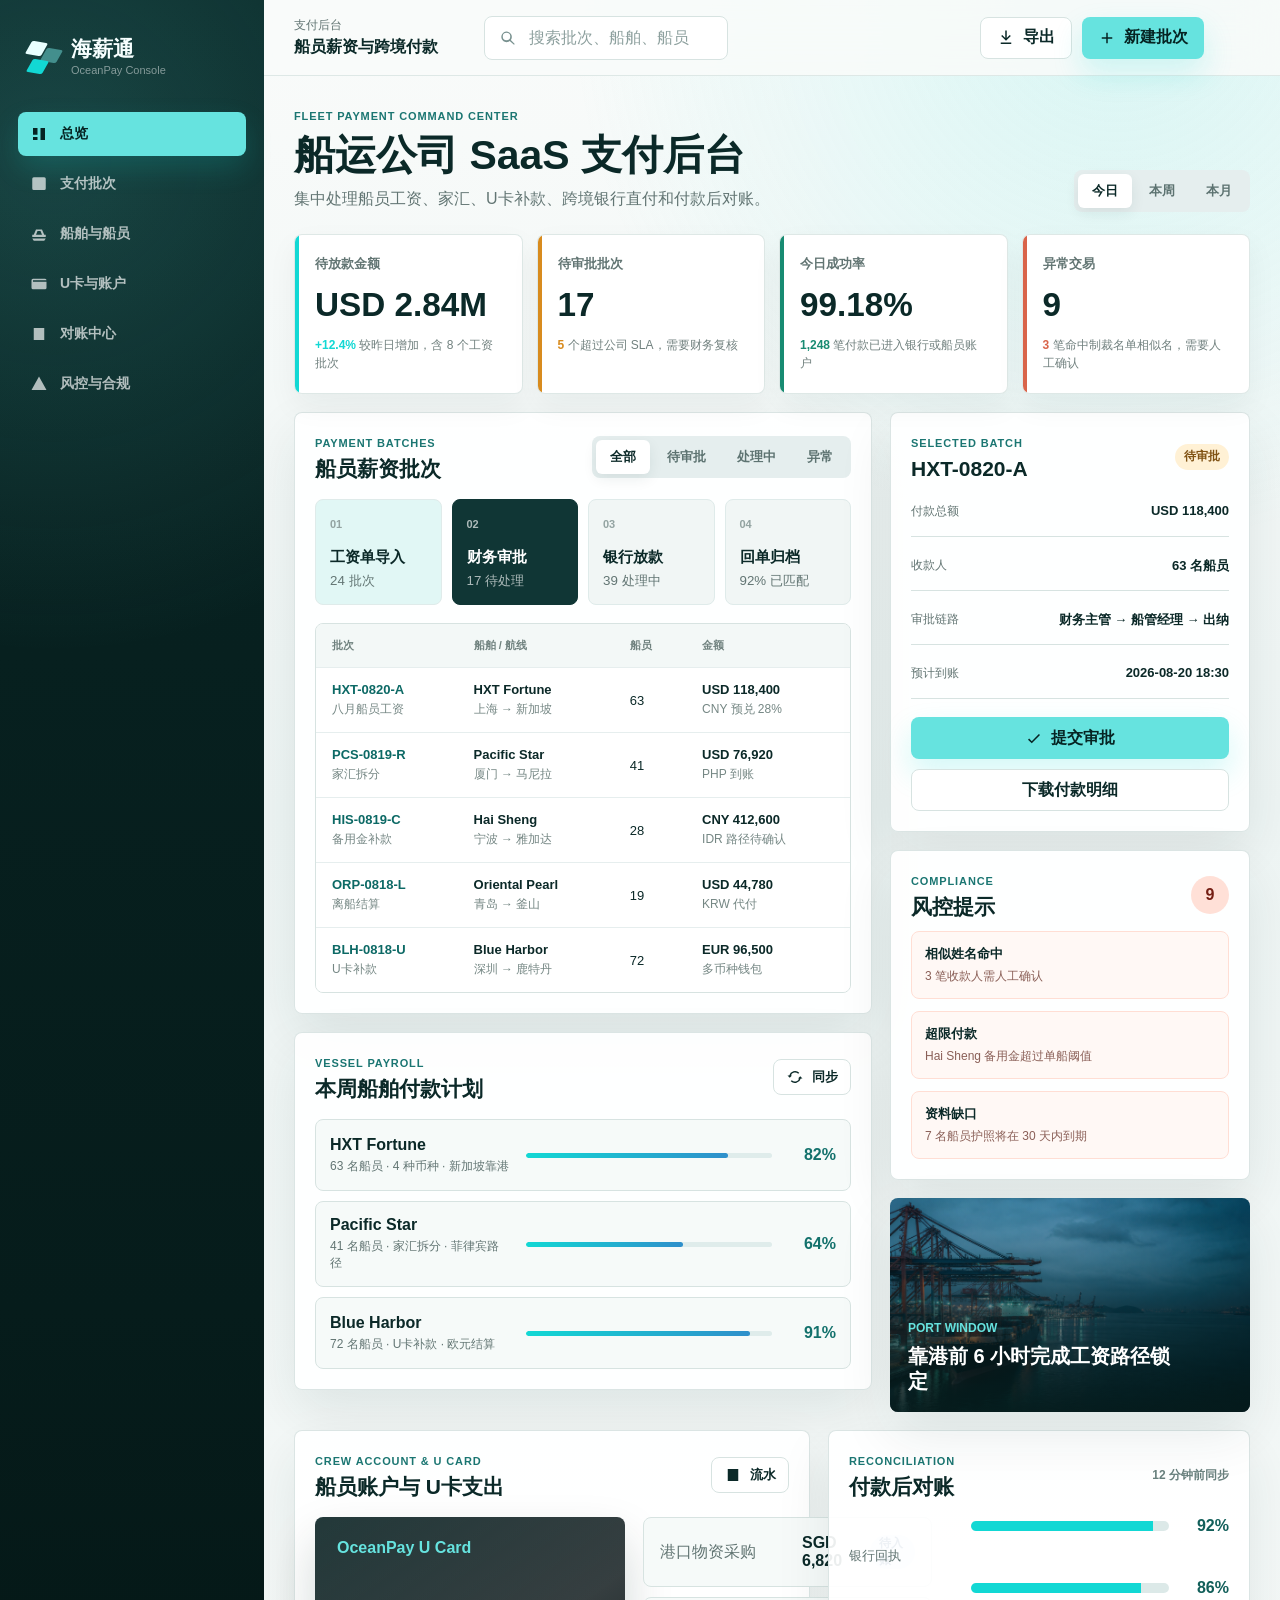
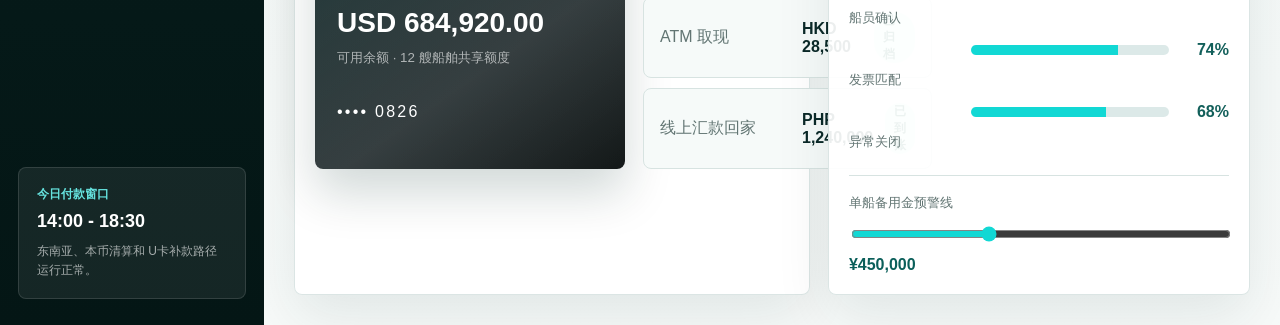
<file: index.html>
<!doctype html>
<html lang="zh-CN">
  <head>
    <meta charset="utf-8" />
    <meta name="viewport" content="width=device-width, initial-scale=1" />
    <meta name="description" content="海薪通船运公司 SaaS 支付后台，覆盖船员薪资批次、跨境付款审批、多币种余额、U卡支出、对账与风险监控。" />
    <title>海薪通 | 船运公司 SaaS 支付后台</title>
    <link rel="icon" href="favicon.svg" type="image/svg+xml" />
    <link rel="stylesheet" href="styles.css" />
  </head>
  <body>
    <div class="app-shell">
      <aside class="sidebar" data-sidebar>
        <a class="brand" href="#overview" aria-label="海薪通支付后台">
          <span class="brand-mark" aria-hidden="true"><i></i><i></i><i></i></span>
          <span>
            <b>海薪通</b>
            <small>OceanPay Console</small>
          </span>
        </a>

        <nav class="side-nav" aria-label="后台导航">
          <a class="is-active" href="#overview">
            <svg class="icon" viewBox="0 0 24 24" aria-hidden="true"><path d="M4 13h6V4H4v9Zm10 7h6V4h-6v16ZM4 20h6v-4H4v4Z"/></svg>
            总览
          </a>
          <a href="#batches">
            <svg class="icon" viewBox="0 0 24 24" aria-hidden="true"><path d="M3 7h18v11a2 2 0 0 1-2 2H5a2 2 0 0 1-2-2V7Zm0-2a2 2 0 0 1 2-2h14a2 2 0 0 1 2 2v2H3V5Zm4 8h5m-5 4h8m1-6h2"/></svg>
            支付批次
          </a>
          <a href="#vessels">
            <svg class="icon" viewBox="0 0 24 24" aria-hidden="true"><path d="M3 18h18l-2 3H5l-2-3Zm2-5 3-7h8l3 7h2v3H3v-3h2Zm5-5-2 5h8l-2-5h-4Z"/></svg>
            船舶与船员
          </a>
          <a href="#cards">
            <svg class="icon" viewBox="0 0 24 24" aria-hidden="true"><path d="M4 5h16a2 2 0 0 1 2 2v10a2 2 0 0 1-2 2H4a2 2 0 0 1-2-2V7a2 2 0 0 1 2-2Zm0 4h18V7H4v2Zm3 5h5v2H7v-2Z"/></svg>
            U卡与账户
          </a>
          <a href="#reconcile">
            <svg class="icon" viewBox="0 0 24 24" aria-hidden="true"><path d="M5 4h14v16H5V4Zm3 4h8v2H8V8Zm0 4h8v2H8v-2Zm0 4h5v2H8v-2Z"/></svg>
            对账中心
          </a>
          <a href="#risk">
            <svg class="icon" viewBox="0 0 24 24" aria-hidden="true"><path d="M12 2 2 20h20L12 2Zm1 14h-2v2h2v-2Zm0-7h-2v5h2V9Z"/></svg>
            风控与合规
          </a>
        </nav>

        <div class="side-brief">
          <span>今日付款窗口</span>
          <strong>14:00 - 18:30</strong>
          <p>东南亚、本币清算和 U卡补款路径运行正常。</p>
        </div>
      </aside>

      <div class="page">
        <header class="topbar">
          <button class="icon-button menu-button" type="button" aria-label="打开导航" title="打开导航" data-menu-toggle>
            <svg class="icon" viewBox="0 0 24 24" aria-hidden="true"><path d="M4 7h16v2H4V7Zm0 4h16v2H4v-2Zm0 4h16v2H4v-2Z"/></svg>
          </button>
          <div class="topbar-title">
            <span>支付后台</span>
            <strong>船员薪资与跨境付款</strong>
          </div>
          <label class="search">
            <svg class="icon" viewBox="0 0 24 24" aria-hidden="true"><path d="m21 20-5.3-5.3a7 7 0 1 0-1.4 1.4L20 21l1-1ZM5 10a5 5 0 1 1 10 0A5 5 0 0 1 5 10Z"/></svg>
            <span class="sr-only">搜索批次、船舶或船员</span>
            <input type="search" placeholder="搜索批次、船舶、船员" data-search />
          </label>
          <div class="topbar-actions">
            <button class="ghost-button" type="button" data-action="导出今日付款清单">
              <svg class="icon" viewBox="0 0 24 24" aria-hidden="true"><path d="M5 20h14v-2H5v2Zm6-18h2v10l4-4 1.4 1.4L12 15.8 5.6 9.4 7 8l4 4V2Z"/></svg>
              导出
            </button>
            <button class="primary-button" type="button" data-action="新建船员薪资批次">
              <svg class="icon" viewBox="0 0 24 24" aria-hidden="true"><path d="M11 5h2v6h6v2h-6v6h-2v-6H5v-2h6V5Z"/></svg>
              新建批次
            </button>
          </div>
        </header>

        <main id="demo">
          <section class="workspace-head" id="overview" aria-labelledby="overview-title">
            <div>
              <span class="eyebrow">Fleet payment command center</span>
              <h1 id="overview-title">船运公司 SaaS 支付后台</h1>
              <p>集中处理船员工资、家汇、U卡补款、跨境银行直付和付款后对账。</p>
            </div>
            <div class="period-control" role="group" aria-label="时间范围">
              <button class="is-active" type="button" data-range="今日">今日</button>
              <button type="button" data-range="本周">本周</button>
              <button type="button" data-range="本月">本月</button>
            </div>
          </section>

          <section class="metric-grid" aria-label="核心支付指标">
            <article class="metric-card accent-cyan">
              <span>待放款金额</span>
              <strong>USD 2.84M</strong>
              <p><b>+12.4%</b> 较昨日增加，含 8 个工资批次</p>
            </article>
            <article class="metric-card accent-amber">
              <span>待审批批次</span>
              <strong>17</strong>
              <p><b>5</b> 个超过公司 SLA，需要财务复核</p>
            </article>
            <article class="metric-card accent-green">
              <span>今日成功率</span>
              <strong>99.18%</strong>
              <p><b>1,248</b> 笔付款已进入银行或船员账户</p>
            </article>
            <article class="metric-card accent-coral">
              <span>异常交易</span>
              <strong>9</strong>
              <p><b>3</b> 笔命中制裁名单相似名，需要人工确认</p>
            </article>
          </section>

          <section class="command-grid">
            <div class="main-column">
              <section class="panel payment-flow" id="batches" aria-labelledby="batches-title">
                <div class="panel-head">
                  <div>
                    <span class="eyebrow">Payment batches</span>
                    <h2 id="batches-title">船员薪资批次</h2>
                  </div>
                  <div class="segmented" role="tablist" aria-label="批次筛选">
                    <button class="is-active" type="button" role="tab" aria-selected="true" data-filter="all">全部</button>
                    <button type="button" role="tab" aria-selected="false" data-filter="pending">待审批</button>
                    <button type="button" role="tab" aria-selected="false" data-filter="processing">处理中</button>
                    <button type="button" role="tab" aria-selected="false" data-filter="risk">异常</button>
                  </div>
                </div>

                <div class="flow-summary">
                  <div class="flow-step is-done">
                    <span>01</span>
                    <strong>工资单导入</strong>
                    <small>24 批次</small>
                  </div>
                  <div class="flow-step is-active">
                    <span>02</span>
                    <strong>财务审批</strong>
                    <small>17 待处理</small>
                  </div>
                  <div class="flow-step">
                    <span>03</span>
                    <strong>银行放款</strong>
                    <small>39 处理中</small>
                  </div>
                  <div class="flow-step">
                    <span>04</span>
                    <strong>回单归档</strong>
                    <small>92% 已匹配</small>
                  </div>
                </div>

                <div class="table-shell">
                  <table>
                    <thead>
                      <tr>
                        <th>批次</th>
                        <th>船舶 / 航线</th>
                        <th>船员</th>
                        <th>金额</th>
                        <th>状态</th>
                        <th>操作</th>
                      </tr>
                    </thead>
                    <tbody data-batch-table>
                      <tr data-status="pending" data-name="八月船员工资 远洋轮 HXT Fortune 新加坡">
                        <td><button class="table-link" type="button" data-batch="HXT-0820-A">HXT-0820-A</button><span>八月船员工资</span></td>
                        <td><strong>HXT Fortune</strong><span>上海 → 新加坡</span></td>
                        <td>63</td>
                        <td><strong>USD 118,400</strong><span>CNY 预兑 28%</span></td>
                        <td><mark class="status pending">待审批</mark></td>
                        <td><button class="mini-button" type="button" data-approve>审批</button></td>
                      </tr>
                      <tr data-status="processing" data-name="家汇拆分 Pacific Star 马尼拉">
                        <td><button class="table-link" type="button" data-batch="PCS-0819-R">PCS-0819-R</button><span>家汇拆分</span></td>
                        <td><strong>Pacific Star</strong><span>厦门 → 马尼拉</span></td>
                        <td>41</td>
                        <td><strong>USD 76,920</strong><span>PHP 到账</span></td>
                        <td><mark class="status processing">银行处理中</mark></td>
                        <td><button class="mini-button muted" type="button" data-action="查看银行回执">查看</button></td>
                      </tr>
                      <tr data-status="risk" data-name="备用金补款 Hai Sheng 雅加达">
                        <td><button class="table-link" type="button" data-batch="HIS-0819-C">HIS-0819-C</button><span>备用金补款</span></td>
                        <td><strong>Hai Sheng</strong><span>宁波 → 雅加达</span></td>
                        <td>28</td>
                        <td><strong>CNY 412,600</strong><span>IDR 路径待确认</span></td>
                        <td><mark class="status risk">风控复核</mark></td>
                        <td><button class="mini-button danger" type="button" data-action="打开风控复核">复核</button></td>
                      </tr>
                      <tr data-status="pending" data-name="离船结算 Oriental Pearl 釜山">
                        <td><button class="table-link" type="button" data-batch="ORP-0818-L">ORP-0818-L</button><span>离船结算</span></td>
                        <td><strong>Oriental Pearl</strong><span>青岛 → 釜山</span></td>
                        <td>19</td>
                        <td><strong>USD 44,780</strong><span>KRW 代付</span></td>
                        <td><mark class="status pending">待审批</mark></td>
                        <td><button class="mini-button" type="button" data-approve>审批</button></td>
                      </tr>
                      <tr data-status="processing" data-name="U卡补款 Blue Harbor 鹿特丹">
                        <td><button class="table-link" type="button" data-batch="BLH-0818-U">BLH-0818-U</button><span>U卡补款</span></td>
                        <td><strong>Blue Harbor</strong><span>深圳 → 鹿特丹</span></td>
                        <td>72</td>
                        <td><strong>EUR 96,500</strong><span>多币种钱包</span></td>
                        <td><mark class="status processing">清算中</mark></td>
                        <td><button class="mini-button muted" type="button" data-action="查看补款状态">查看</button></td>
                      </tr>
                    </tbody>
                  </table>
                </div>
              </section>

              <section class="panel vessel-panel" id="vessels" aria-labelledby="vessels-title">
                <div class="panel-head">
                  <div>
                    <span class="eyebrow">Vessel payroll</span>
                    <h2 id="vessels-title">本周船舶付款计划</h2>
                  </div>
                  <button class="ghost-button compact" type="button" data-action="同步船员名单">
                    <svg class="icon" viewBox="0 0 24 24" aria-hidden="true"><path d="M17.7 6.3A8 8 0 0 0 4.3 10H2l3 3 3-3H6.4a6 6 0 0 1 9.9-2.3l1.4-1.4ZM19 11l-3 3h1.6a6 6 0 0 1-9.9 2.3l-1.4 1.4A8 8 0 0 0 19.7 14H22l-3-3Z"/></svg>
                    同步
                  </button>
                </div>
                <div class="vessel-list">
                  <article>
                    <div>
                      <strong>HXT Fortune</strong>
                      <span>63 名船员 · 4 种币种 · 新加坡靠港</span>
                    </div>
                    <meter value="82" min="0" max="100"></meter>
                    <b>82%</b>
                  </article>
                  <article>
                    <div>
                      <strong>Pacific Star</strong>
                      <span>41 名船员 · 家汇拆分 · 菲律宾路径</span>
                    </div>
                    <meter value="64" min="0" max="100"></meter>
                    <b>64%</b>
                  </article>
                  <article>
                    <div>
                      <strong>Blue Harbor</strong>
                      <span>72 名船员 · U卡补款 · 欧元结算</span>
                    </div>
                    <meter value="91" min="0" max="100"></meter>
                    <b>91%</b>
                  </article>
                </div>
              </section>
            </div>

            <aside class="side-column">
              <section class="panel detail-panel" aria-labelledby="detail-title">
                <div class="panel-head tight">
                  <div>
                    <span class="eyebrow">Selected batch</span>
                    <h2 id="detail-title" data-detail-title>HXT-0820-A</h2>
                  </div>
                  <mark class="status pending" data-detail-status>待审批</mark>
                </div>
                <dl class="detail-list">
                  <div><dt>付款总额</dt><dd data-detail-amount>USD 118,400</dd></div>
                  <div><dt>收款人</dt><dd data-detail-crew>63 名船员</dd></div>
                  <div><dt>审批链路</dt><dd>财务主管 → 船管经理 → 出纳</dd></div>
                  <div><dt>预计到账</dt><dd>2026-08-20 18:30</dd></div>
                </dl>
                <div class="approval-stack">
                  <button class="primary-button full" type="button" data-action="提交当前批次审批">
                    <svg class="icon" viewBox="0 0 24 24" aria-hidden="true"><path d="m9 16.2-3.5-3.5L4 14.2 9 19 20 8l-1.5-1.5L9 16.2Z"/></svg>
                    提交审批
                  </button>
                  <button class="ghost-button full" type="button" data-action="下载付款明细">下载付款明细</button>
                </div>
              </section>

              <section class="panel risk-panel" id="risk" aria-labelledby="risk-title">
                <div class="panel-head tight">
                  <div>
                    <span class="eyebrow">Compliance</span>
                    <h2 id="risk-title">风控提示</h2>
                  </div>
                  <strong class="risk-count">9</strong>
                </div>
                <ul class="alert-list">
                  <li><b>相似姓名命中</b><span>3 笔收款人需人工确认</span></li>
                  <li><b>超限付款</b><span>Hai Sheng 备用金超过单船阈值</span></li>
                  <li><b>资料缺口</b><span>7 名船员护照将在 30 天内到期</span></li>
                </ul>
              </section>

              <section class="photo-panel" aria-label="港口付款窗口">
                <img src="assets/port-blue-hour.png" alt="夜色中的集装箱港口与靠泊货轮" />
                <div>
                  <span>Port window</span>
                  <strong>靠港前 6 小时完成工资路径锁定</strong>
                </div>
              </section>
            </aside>
          </section>

          <section class="lower-grid">
            <section class="panel account-panel" id="cards" aria-labelledby="cards-title">
              <div class="panel-head">
                <div>
                  <span class="eyebrow">Crew account & U card</span>
                  <h2 id="cards-title">船员账户与 U卡支出</h2>
                </div>
                <button class="ghost-button compact" type="button" data-action="查看账户流水">
                  <svg class="icon" viewBox="0 0 24 24" aria-hidden="true"><path d="M5 4h14v16H5V4Zm3 4h8v2H8V8Zm0 4h8v2H8v-2Zm0 4h5v2H8v-2Z"/></svg>
                  流水
                </button>
              </div>
              <div class="account-layout">
                <div class="wallet-card" aria-label="U卡余额">
                  <span>OceanPay U Card</span>
                  <strong>USD 684,920.00</strong>
                  <small>可用余额 · 12 艘船舶共享额度</small>
                  <i>•••• 0826</i>
                </div>
                <div class="spend-list">
                  <article><span>港口物资采购</span><b>SGD 6,820</b><mark class="status processing">待入账</mark></article>
                  <article><span>ATM 取现</span><b>HKD 28,500</b><mark class="status ok">已归档</mark></article>
                  <article><span>线上汇款回家</span><b>PHP 1,240,000</b><mark class="status ok">已到账</mark></article>
                </div>
              </div>
            </section>

            <section class="panel reconcile-panel" id="reconcile" aria-labelledby="reconcile-title">
              <div class="panel-head">
                <div>
                  <span class="eyebrow">Reconciliation</span>
                  <h2 id="reconcile-title">付款后对账</h2>
                </div>
                <span class="sync-state">12 分钟前同步</span>
              </div>
              <div class="reconcile-chart" aria-label="对账进度">
                <div style="--value: 92%"><span>银行回执</span><b>92%</b></div>
                <div style="--value: 86%"><span>船员确认</span><b>86%</b></div>
                <div style="--value: 74%"><span>发票匹配</span><b>74%</b></div>
                <div style="--value: 68%"><span>异常关闭</span><b>68%</b></div>
              </div>
              <label class="limit-control">
                <span>单船备用金预警线</span>
                <input type="range" min="200000" max="900000" step="50000" value="450000" data-limit />
                <output data-limit-output>CNY 450,000</output>
              </label>
            </section>
          </section>
        </main>
      </div>
    </div>

    <div class="toast" role="status" aria-live="polite" data-toast></div>
    <script src="script.js"></script>
  </body>
</html>
</file>
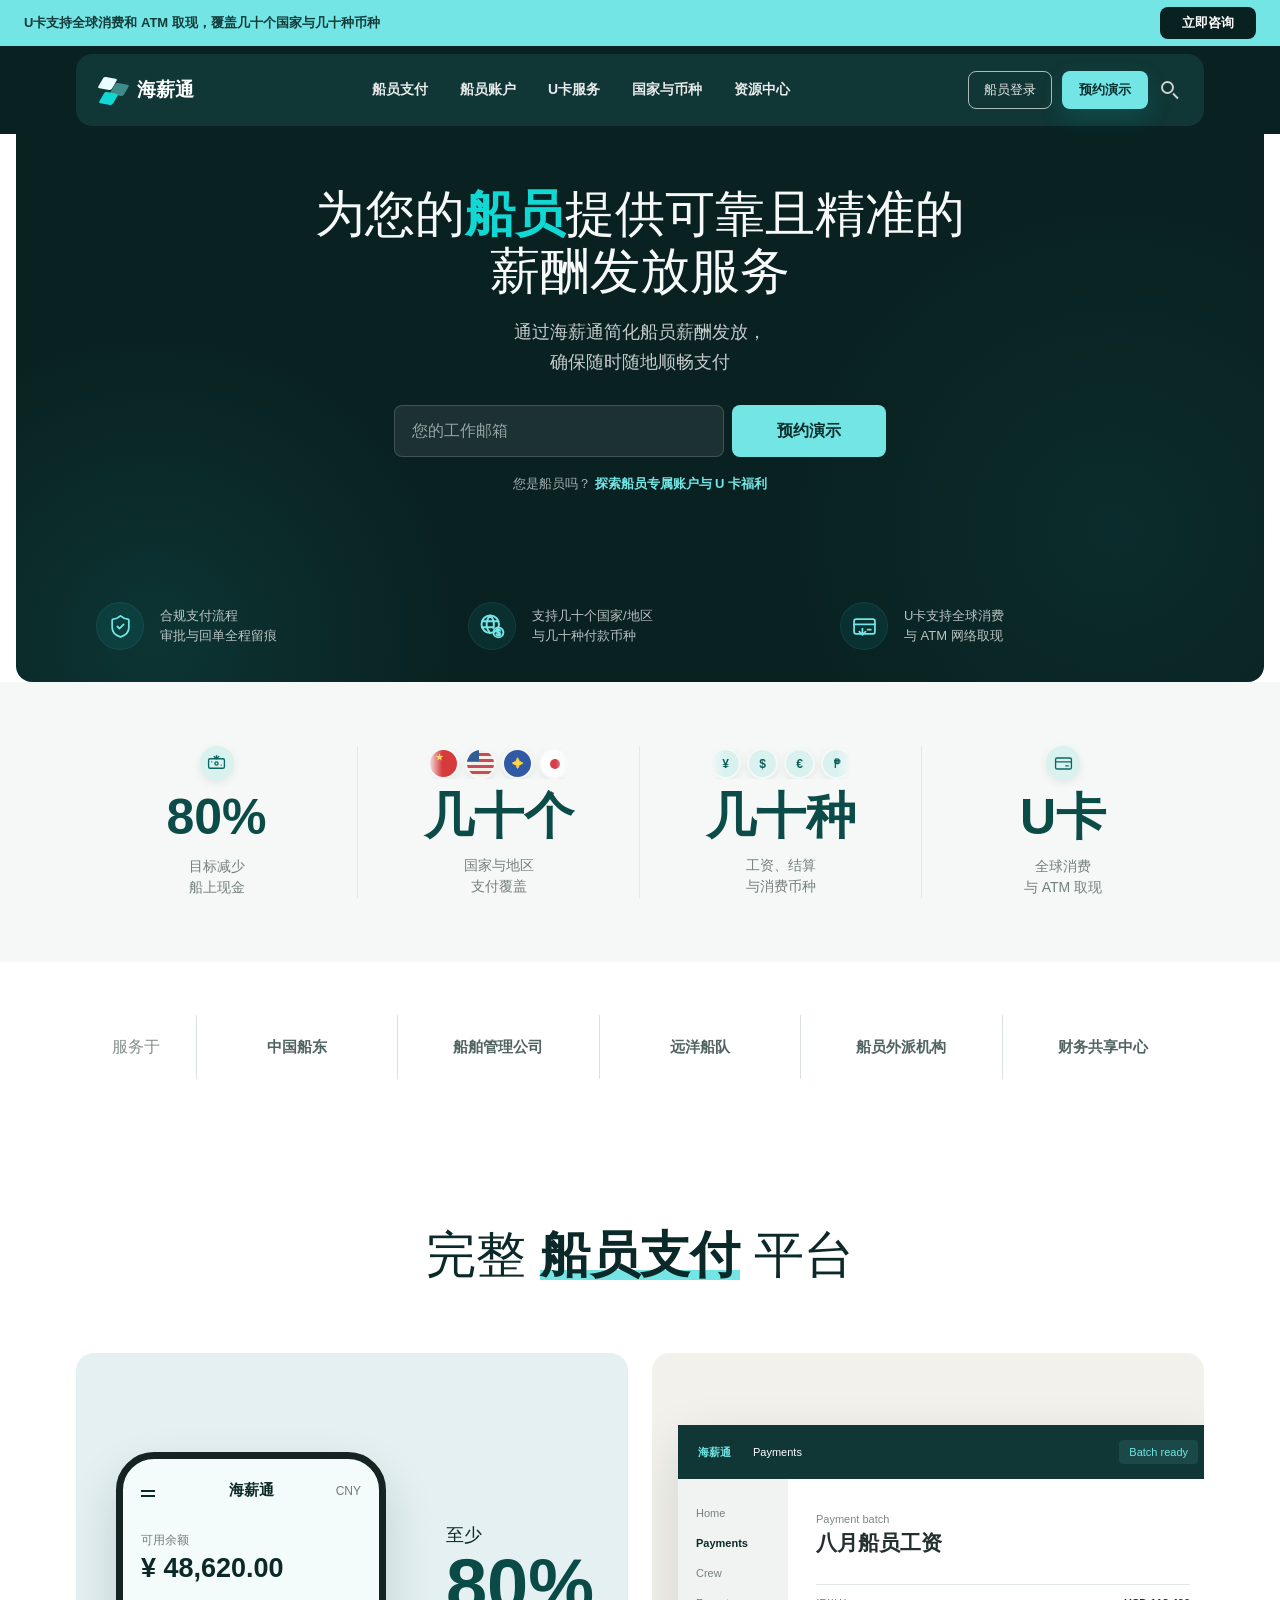
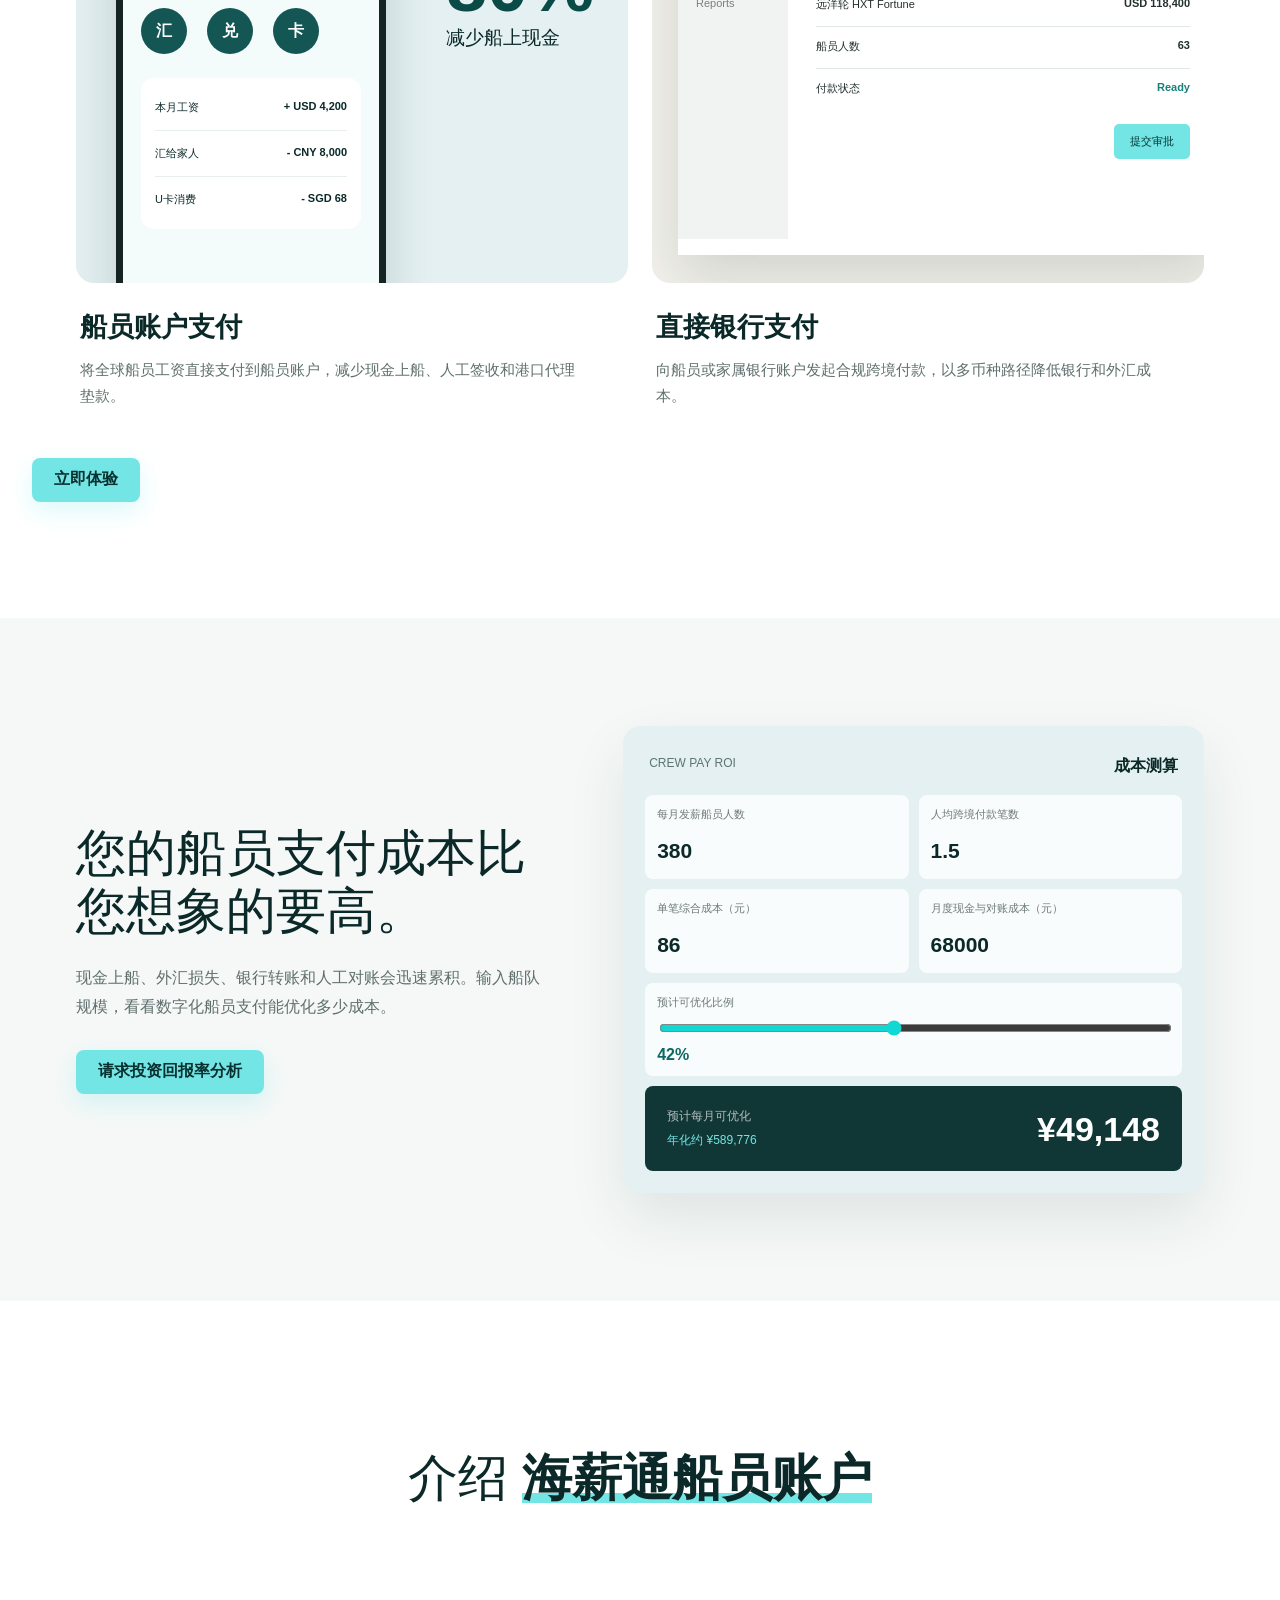
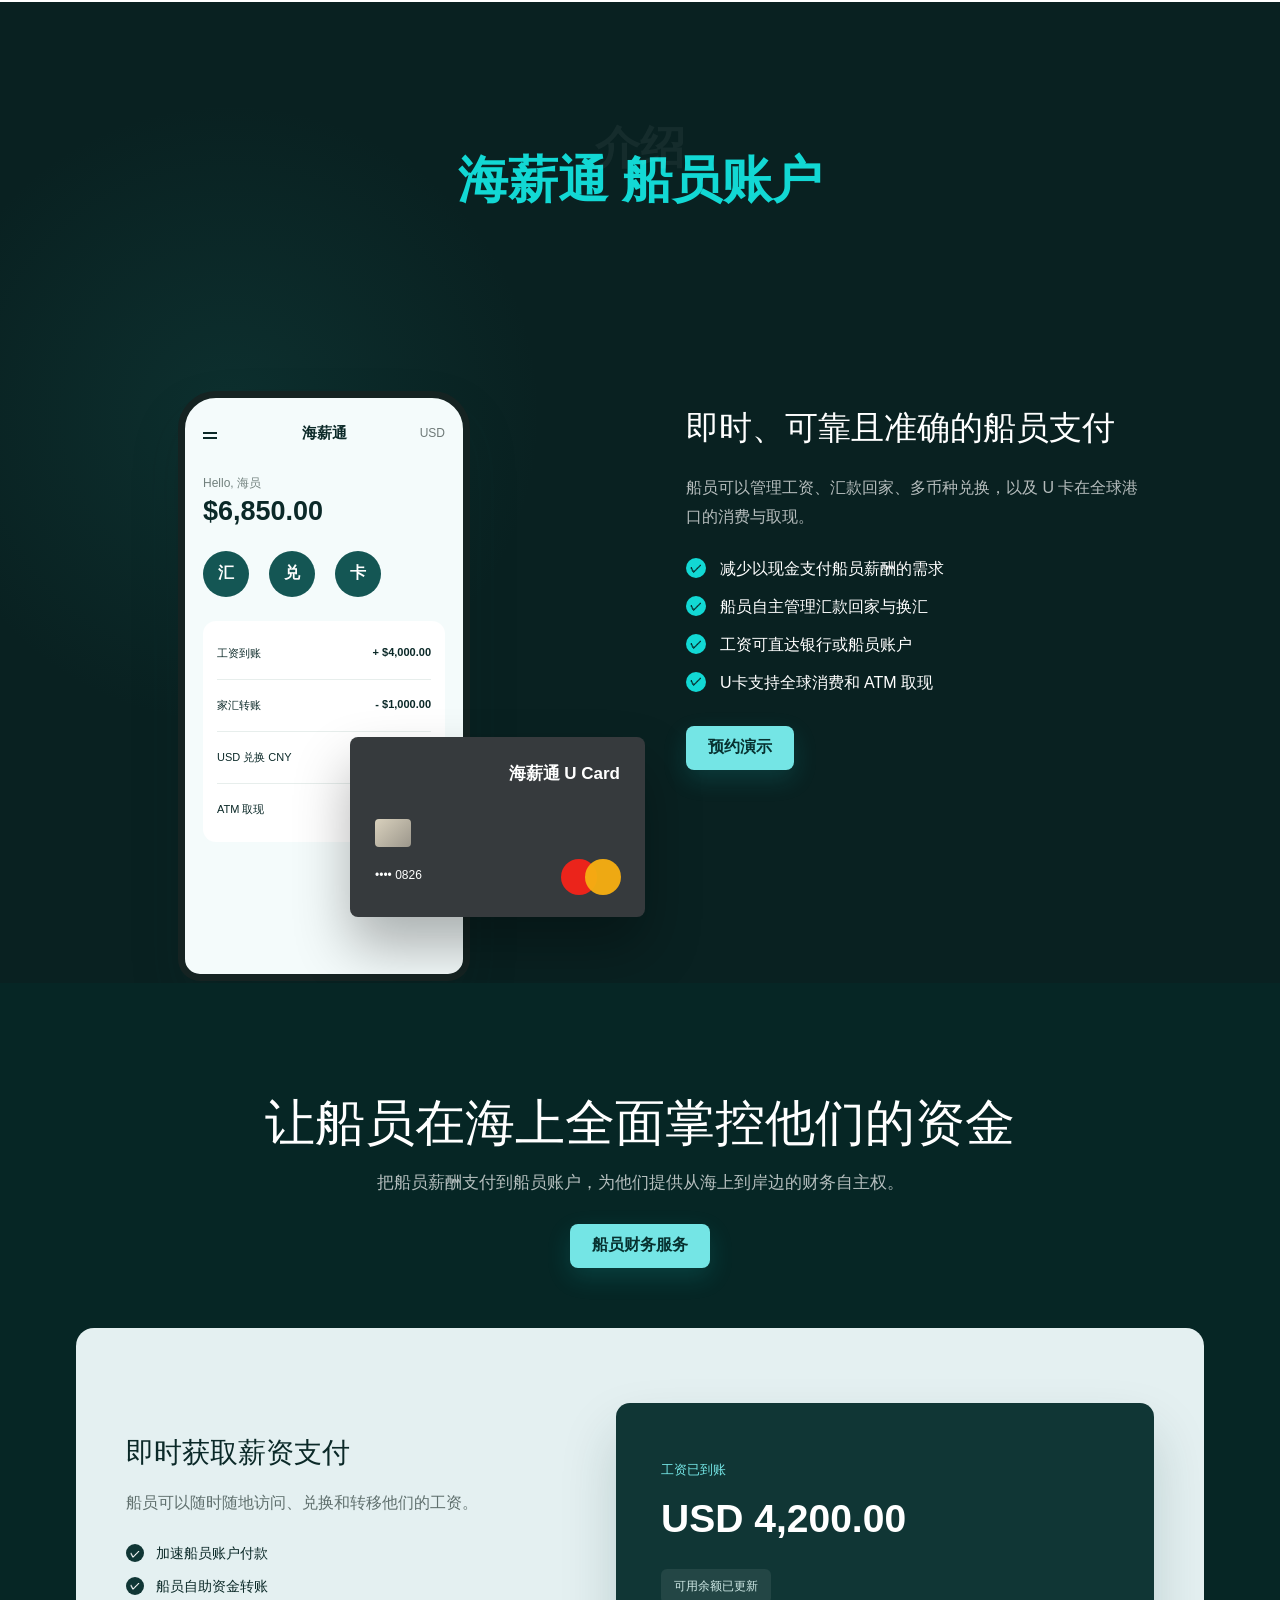
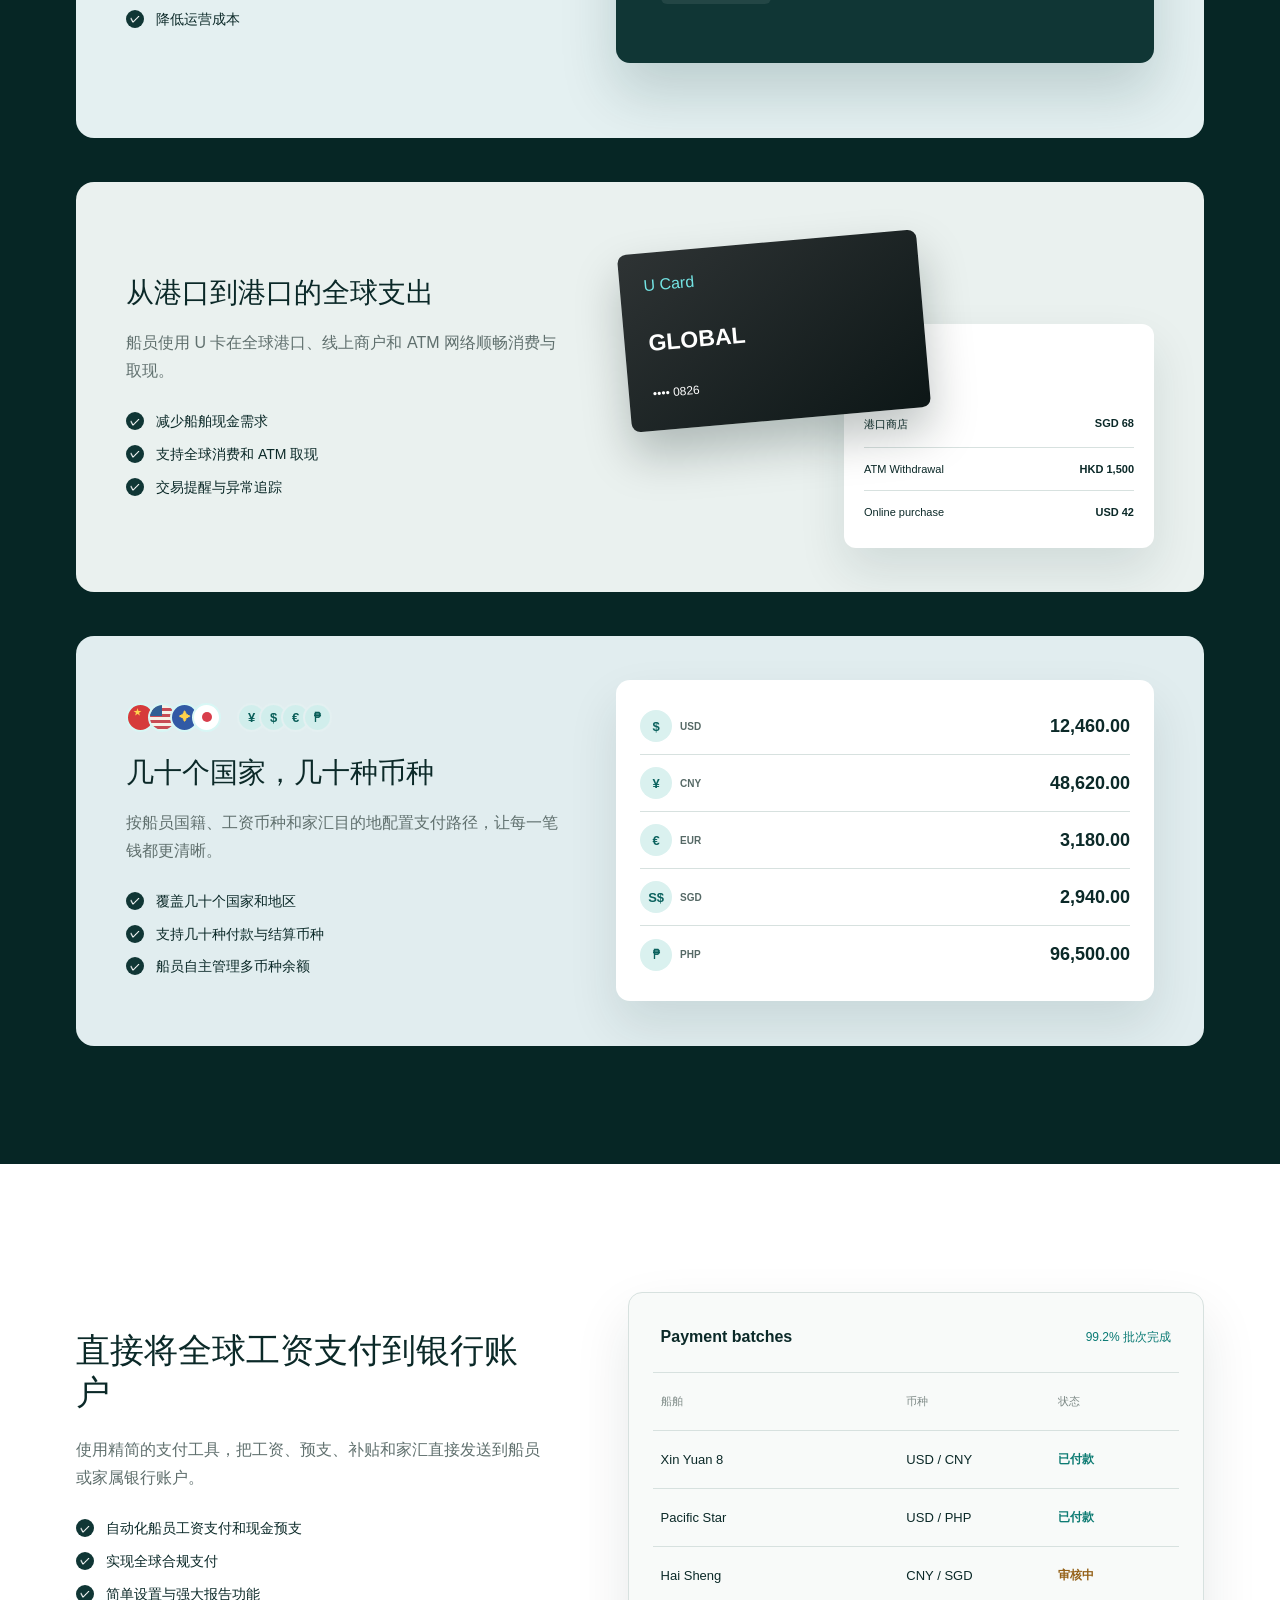
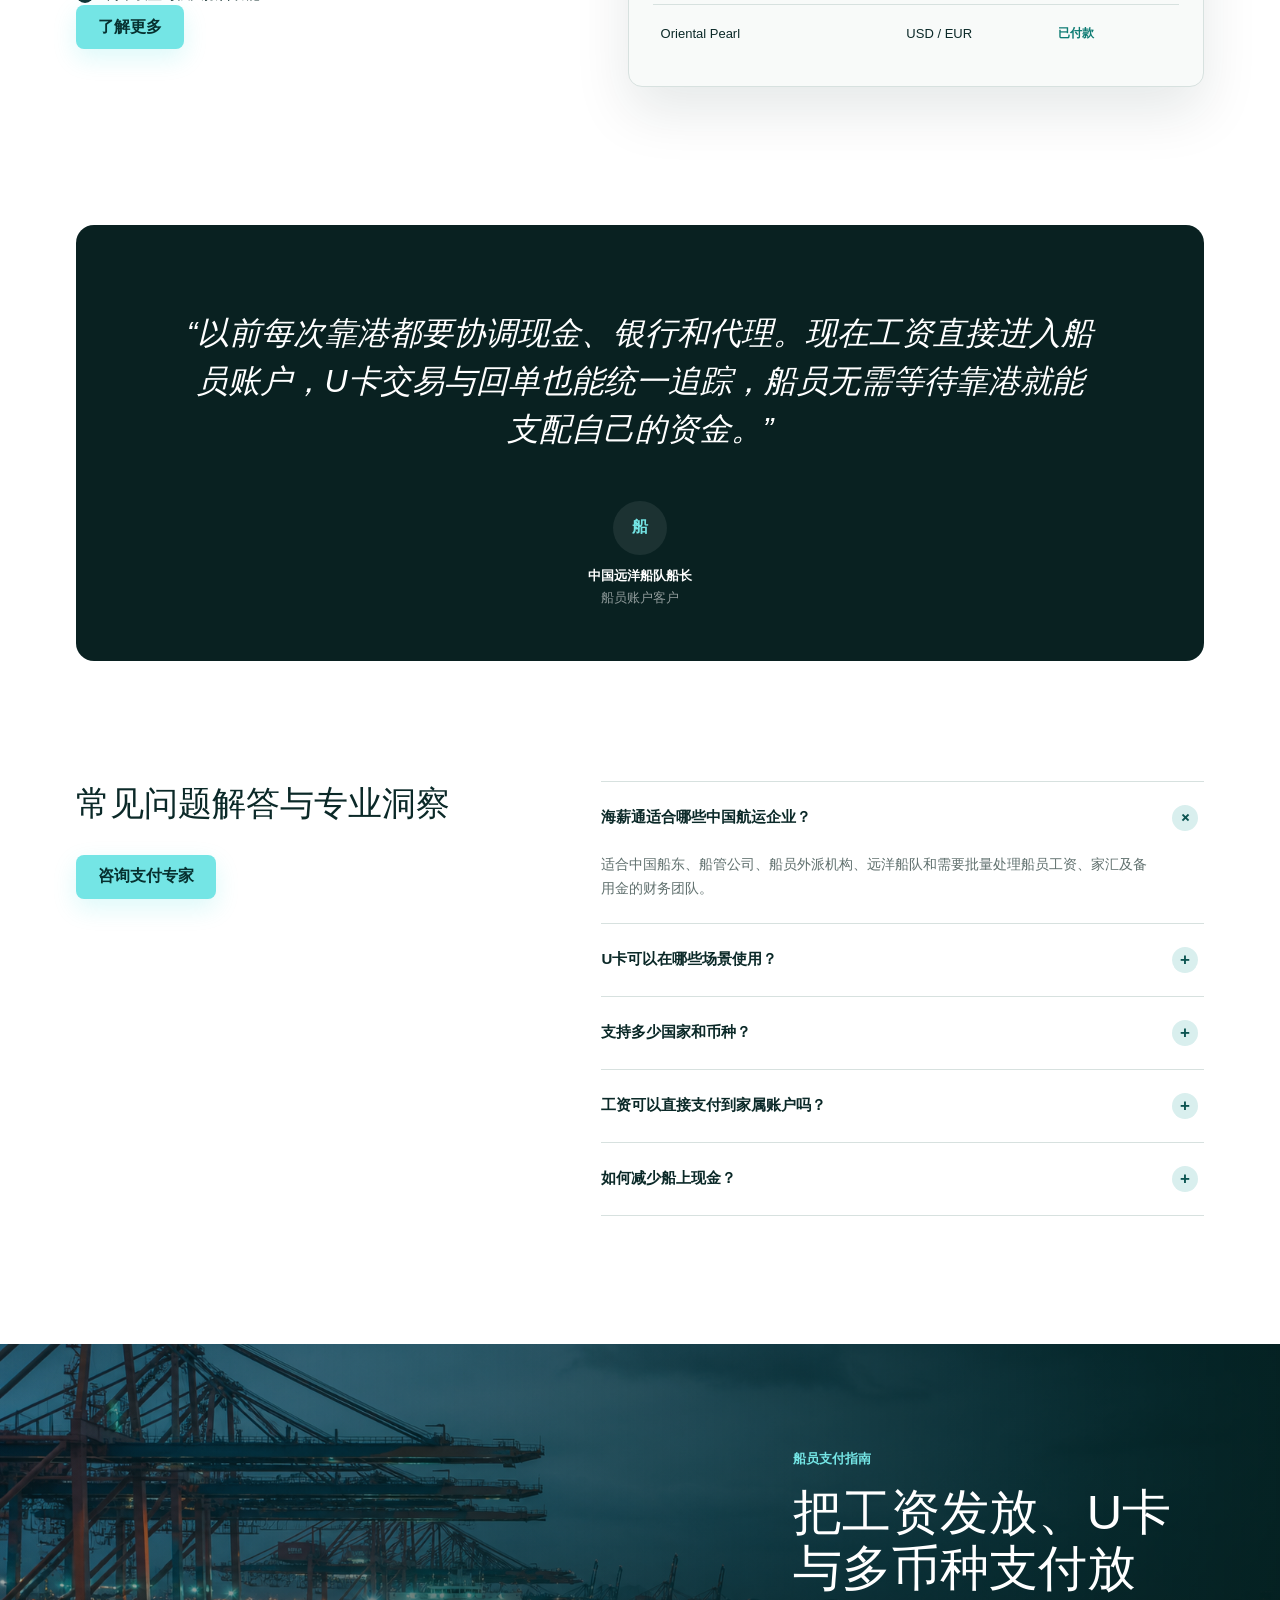
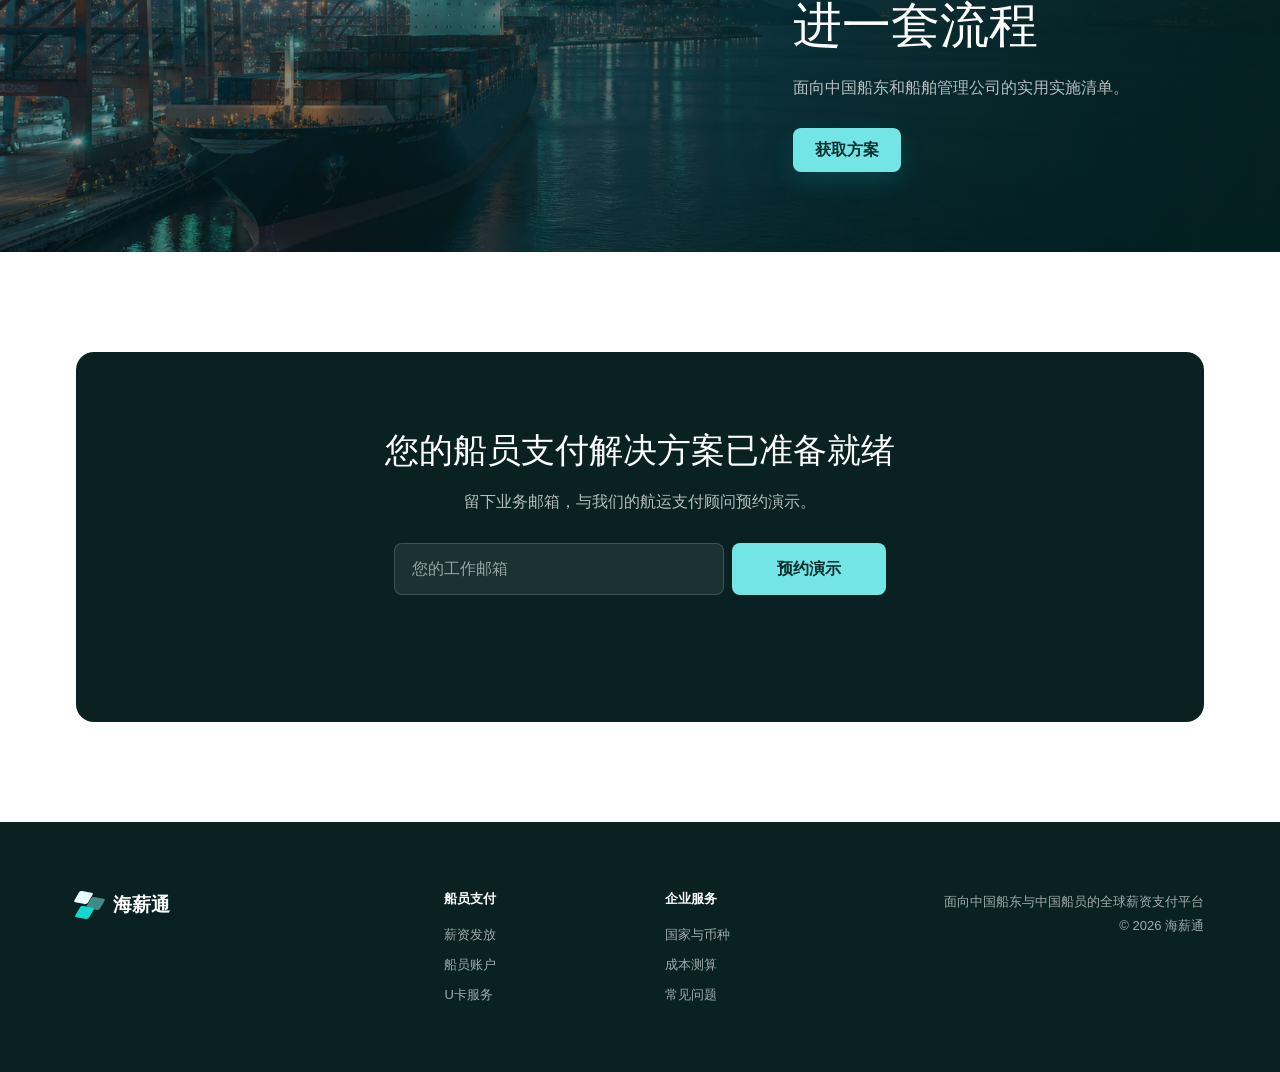
<file: pay-crew.html>
<!doctype html>
<html lang="zh-CN"><head>
    <meta charset="utf-8">
    <meta name="viewport" content="width=device-width, initial-scale=1">
    <meta name="description" content="海薪通面向中国船东、船舶管理公司和中国船员，提供船员薪资发放、U卡全球消费取现、多币种账户、家汇与银行直付。">
    <title>海薪通 | 中国船东与船员薪资发放平台</title>
    <link rel="icon" href="favicon.svg" type="image/svg+xml">
    <link rel="stylesheet" href="pay-crew.css">
  </head>
  <body>
    <div class="announcement">
      <p>U卡支持全球消费和 ATM 取现，覆盖几十个国家与几十种币种</p>
      <a href="#demo">立即咨询</a>
    </div>

    <div class="header-shell" data-header="">
      <header class="site-header">
        <a class="brand" href="#top" aria-label="海薪通首页">
          <span class="brand-symbol" aria-hidden="true"><i></i><i></i><i></i></span>
          <span>海薪通</span>
        </a>
        <button class="nav-toggle" type="button" aria-label="打开导航" aria-expanded="false" data-nav-toggle=""><span></span><span></span></button>
        <nav class="site-nav" aria-label="主导航" data-nav="">
          <a href="#platform">船员支付</a>
          <a href="#crew-account">船员账户</a>
          <a href="#u-card">U卡服务</a>
          <a href="#coverage">国家与币种</a>
          <a href="#faq">资源中心</a>
        </nav>
        <div class="nav-actions">
          <a class="login-link" href="#crew-account">船员登录</a>
          <a class="nav-cta" href="#demo">预约演示</a>
          <span class="search-icon" aria-hidden="true"></span>
        </div>
      </header>
    </div>

    <main id="top">
      <section class="hero" aria-labelledby="hero-title">
        <div class="hero-inner">
          <div class="hero-copy" data-reveal="">
            <h1 id="hero-title">为您的<span>船员</span>提供可靠且精准的<br>薪酬发放服务</h1>
            <p>通过海薪通简化船员薪酬发放，<br>确保随时随地顺畅支付</p>
            <form class="lead-form hero-form" id="demo" data-demo-form="">
              <label class="sr-only" for="hero-email">您的工作邮箱</label>
              <input id="hero-email" name="email" type="email" placeholder="您的工作邮箱" autocomplete="email" required="">
              <button type="submit">预约演示</button>
              <span class="form-status" role="status" data-form-status=""></span>
            </form>
            <p class="crew-prompt">您是船员吗？ <a href="#crew-account">探索船员专属账户与 U 卡福利</a></p>
          </div>
          <div class="hero-trust" data-reveal="">
            <div class="trust-item">
              <span class="trust-icon" aria-hidden="true">
                <svg class="line-icon" viewBox="0 0 24 24"><path d="M20 13c0 5-3.5 7.5-7.66 8.95a1 1 0 0 1-.67-.01C7.5 20.5 4 18 4 13V6a1 1 0 0 1 1-1c2 0 4.5-1.2 6.24-2.72a1.17 1.17 0 0 1 1.52 0C14.51 3.81 17 5 19 5a1 1 0 0 1 1 1z"></path><path d="m9 12 2 2 4-4"></path></svg>
              </span>
              <p>合规支付流程<br>审批与回单全程留痕</p>
            </div>
            <div class="trust-item">
              <span class="trust-icon global-payment-icon" aria-hidden="true">
                <svg class="line-icon" viewBox="0 0 24 24">
                  <circle cx="10.5" cy="10.5" r="7.5"></circle>
                  <path d="M3.5 8h14M3.5 13h10M10.5 3c2.1 2.1 3.1 4.6 3.1 7.5 0 1.1-.2 2.2-.5 3.2M10.5 3C8.4 5.1 7.4 7.6 7.4 10.5c0 2.9 1 5.4 3.1 7.5"></path>
                  <circle cx="17.5" cy="17.5" r="4.25"></circle>
                  <path d="M17.5 14.8v5.4M19.2 16c-.3-.7-.9-1-1.7-1-1 0-1.7.5-1.7 1.2 0 .8.7 1.1 1.7 1.3 1 .2 1.7.5 1.7 1.3 0 .7-.7 1.2-1.7 1.2-.8 0-1.5-.3-1.8-.9"></path>
                </svg>
              </span>
              <p>支持几十个国家/地区<br>与几十种付款币种</p>
            </div>
            <div class="trust-item">
              <span class="trust-icon" aria-hidden="true">
                <svg class="line-icon" viewBox="0 0 24 24"><rect width="20" height="14" x="2" y="5" rx="2"></rect><path d="M2 10h20M15 15h3"></path><path d="M10 14v6m-3-3 3 3 3-3"></path></svg>
              </span>
              <p>U卡支持全球消费<br>与 ATM 网络取现</p>
            </div>
          </div>
        </div>
      </section>

      <section class="stats" aria-label="平台能力">
        <div><span class="stat-card-icon" aria-hidden="true"><svg class="line-icon" viewBox="0 0 24 24"><rect width="20" height="12" x="2" y="6" rx="2"></rect><circle cx="12" cy="12" r="2"></circle><path d="M6 10h.01M18 14h.01M12 2v4m-3-3 3 3 3-3"></path></svg></span><strong>80%</strong><span class="stat-copy">目标减少<br>船上现金</span></div>
        <div><span class="icon-marquee stat-icons" aria-label="支持中国、美国、欧盟、日本、新加坡、英国、菲律宾、韩国、澳大利亚、印度等国家与地区"><span class="icon-marquee-track country-icons"><span class="icon-marquee-set"><i class="country-flag flag-cn"></i><i class="country-flag flag-us"></i><i class="country-flag flag-eu"></i><i class="country-flag flag-jp"></i><i class="country-flag flag-sg"></i><i class="country-flag flag-gb"></i><i class="country-flag flag-ph"></i><i class="country-flag flag-kr"></i><i class="country-flag flag-au"></i><i class="country-flag flag-in"></i></span><span class="icon-marquee-set" aria-hidden="true"><i class="country-flag flag-cn"></i><i class="country-flag flag-us"></i><i class="country-flag flag-eu"></i><i class="country-flag flag-jp"></i><i class="country-flag flag-sg"></i><i class="country-flag flag-gb"></i><i class="country-flag flag-ph"></i><i class="country-flag flag-kr"></i><i class="country-flag flag-au"></i><i class="country-flag flag-in"></i></span></span></span><strong>几十个</strong><span class="stat-copy">国家与地区<br>支付覆盖</span></div>
        <div><span class="icon-marquee stat-icons" aria-label="支持人民币、美元、欧元、菲律宾比索、新加坡元、英镑、韩元、澳元、印度卢比、港币等币种"><span class="icon-marquee-track currency-icons"><span class="icon-marquee-set"><i>¥</i><i>$</i><i>€</i><i>₱</i><i class="long-symbol">S$</i><i>£</i><i>₩</i><i class="long-symbol">A$</i><i>₹</i><i class="long-symbol">HK$</i></span><span class="icon-marquee-set" aria-hidden="true"><i>¥</i><i>$</i><i>€</i><i>₱</i><i class="long-symbol">S$</i><i>£</i><i>₩</i><i class="long-symbol">A$</i><i>₹</i><i class="long-symbol">HK$</i></span></span></span><strong>几十种</strong><span class="stat-copy">工资、结算<br>与消费币种</span></div>
        <div><span class="stat-card-icon" aria-hidden="true"><svg class="line-icon" viewBox="0 0 24 24"><rect width="20" height="14" x="2" y="5" rx="2"></rect><path d="M2 10h20M15 15h3"></path></svg></span><strong>U卡</strong><span class="stat-copy">全球消费<br>与 ATM 取现</span></div>
      </section>

      <section class="client-strip" aria-label="适用客户">
        <span>服务于</span><b>中国船东</b><b>船舶管理公司</b><b>远洋船队</b><b>船员外派机构</b><b>财务共享中心</b>
      </section>

      <section class="platform" id="platform" aria-labelledby="platform-title">
        <div class="display-title" data-reveal=""><h2 id="platform-title">完整 <span>船员支付</span> 平台</h2></div>
        <div class="platform-grid">
          <article class="product-tile account-tile" data-reveal="">
            <div class="product-visual">
              <div class="app-phone compact-phone" aria-hidden="true">
                <div class="phone-bar"><span></span><b>海薪通</b><i>CNY</i></div>
                <p>可用余额</p><strong>¥ 48,620.00</strong>
                <div class="round-actions"><i>汇</i><i>兑</i><i>卡</i></div>
                <div class="app-list"><span>本月工资 <b>+ USD 4,200</b></span><span>汇给家人 <b>- CNY 8,000</b></span><span>U卡消费 <b>- SGD 68</b></span></div>
              </div>
              <div class="cash-metric"><span>至少</span><strong>80%</strong><b>减少船上现金</b></div>
            </div>
            <div class="tile-copy"><h3>船员账户支付</h3><p>将全球船员工资直接支付到船员账户，减少现金上船、人工签收和港口代理垫款。</p></div>
          </article>
          <article class="product-tile bank-tile" data-reveal="">
            <div class="product-visual">
              <div class="web-app" aria-hidden="true">
                <div class="web-top"><b>海薪通</b><span>Payments</span><i>Batch ready</i></div>
                <div class="web-body"><aside><span>Home</span><b>Payments</b><span>Crew</span><span>Reports</span></aside><div class="batch-ui"><p>Payment batch</p><strong>八月船员工资</strong><div><span>远洋轮 HXT Fortune</span><b>USD 118,400</b></div><div><span>船员人数</span><b>63</b></div><div><span>付款状态</span><b class="paid">Ready</b></div><button type="button" tabindex="-1">提交审批</button></div></div>
              </div>
            </div>
            <div class="tile-copy"><h3>直接银行支付</h3><p>向船员或家属银行账户发起合规跨境付款，以多币种路径降低银行和外汇成本。</p></div>
          </article>
        </div>
        <a class="primary-button center-button" href="#crew-account">立即体验</a>
      </section>

      <section class="roi-section" id="calculator" aria-labelledby="roi-title">
        <div class="roi-copy" data-reveal="">
          <h2 id="roi-title">您的船员支付成本比您想象的要高。</h2>
          <p>现金上船、外汇损失、银行转账和人工对账会迅速累积。输入船队规模，看看数字化船员支付能优化多少成本。</p>
          <a class="primary-button" href="#demo">请求投资回报率分析</a>
        </div>
        <div class="roi-card" data-reveal="">
          <div class="roi-card-head"><span>CREW PAY ROI</span><b>成本测算</b></div>
          <form data-calculator="">
            <label><span>每月发薪船员人数</span><input name="crew" type="number" min="1" value="380"></label>
            <label><span>人均跨境付款笔数</span><input name="transfers" type="number" min="0" step="0.5" value="1.5"></label>
            <label><span>单笔综合成本（元）</span><input name="fee" type="number" min="0" value="86"></label>
            <label><span>月度现金与对账成本（元）</span><input name="cash" type="number" min="0" value="68000"></label>
            <label class="roi-range"><span>预计可优化比例</span><input name="saving" type="range" min="10" max="80" value="42"><output data-saving-output="">42%</output></label>
          </form>
          <div class="roi-result"><span>预计每月可优化</span><strong data-monthly-saving="">¥49,148</strong><p data-yearly-saving="">年化约 ¥589,776</p></div>
        </div>
      </section>

      <section class="account-intro" id="crew-account" aria-labelledby="account-intro-title">
        <div class="display-title" data-reveal=""><h2 id="account-intro-title">介绍 <span>海薪通船员账户</span></h2></div>
      </section>

      <section class="account-stage">
        <div class="account-heading" data-reveal=""><span>介绍</span><strong>海薪通 船员账户</strong></div>
        <div class="account-layout">
          <div class="account-device" data-reveal="">
            <div class="app-phone large-phone" aria-hidden="true">
              <div class="phone-bar"><span></span><b>海薪通</b><i>USD</i></div><p>Hello, 海员</p><strong>$6,850.00</strong>
              <div class="round-actions"><i>汇</i><i>兑</i><i>卡</i></div>
              <div class="app-list"><span>工资到账 <b>+ $4,000.00</b></span><span>家汇转账 <b>- $1,000.00</b></span><span>USD 兑换 CNY <b>- $500.00</b></span><span>ATM 取现 <b>- HKD 1,500</b></span></div>
            </div>
            <div class="physical-card" aria-label="U卡示意"><span>海薪通 U Card</span><i></i><b>•••• 0826</b><em><u></u><u></u></em></div>
          </div>
          <div class="account-copy" data-reveal="">
            <h2>即时、可靠且准确的船员支付</h2>
            <p>船员可以管理工资、汇款回家、多币种兑换，以及 U 卡在全球港口的消费与取现。</p>
            <ul class="check-list"><li>减少以现金支付船员薪酬的需求</li><li>船员自主管理汇款回家与换汇</li><li>工资可直达银行或船员账户</li><li>U卡支持全球消费和 ATM 取现</li></ul>
            <a class="primary-button" href="#demo">预约演示</a>
          </div>
        </div>
      </section>

      <section class="money-control" id="u-card" aria-labelledby="money-title">
        <div class="money-head" data-reveal=""><h2 id="money-title">让船员在海上全面掌控他们的资金</h2><p>把船员薪酬支付到船员账户，为他们提供从海上到岸边的财务自主权。</p><a class="primary-button" href="#demo">船员财务服务</a></div>
        <div class="benefit-panels">
          <article class="benefit-panel" data-reveal="">
            <div class="benefit-copy"><h3>即时获取薪资支付</h3><p>船员可以随时随地访问、兑换和转移他们的工资。</p><ul class="check-list compact"><li>加速船员账户付款</li><li>船员自助资金转账</li><li>降低运营成本</li></ul></div>
            <div class="transfer-visual" aria-hidden="true"><span>工资已到账</span><strong>USD 4,200.00</strong><i>可用余额已更新</i></div>
          </article>
          <article class="benefit-panel" data-reveal="">
            <div class="benefit-copy"><h3>从港口到港口的全球支出</h3><p>船员使用 U 卡在全球港口、线上商户和 ATM 网络顺畅消费与取现。</p><ul class="check-list compact"><li>减少船舶现金需求</li><li>支持全球消费和 ATM 取现</li><li>交易提醒与异常追踪</li></ul></div>
            <div class="card-spend-visual" aria-hidden="true"><div class="mini-u-card"><span>U Card</span><b>GLOBAL</b><i>•••• 0826</i></div><div class="merchant-list"><span>港口商店 <b>SGD 68</b></span><span>ATM Withdrawal <b>HKD 1,500</b></span><span>Online purchase <b>USD 42</b></span></div></div>
          </article>
          <article class="benefit-panel" id="coverage" data-reveal="">
            <div class="benefit-copy"><div class="coverage-icons" aria-hidden="true"><span class="country-icons"><i class="country-flag flag-cn"></i><i class="country-flag flag-us"></i><i class="country-flag flag-eu"></i><i class="country-flag flag-jp"></i></span><span class="currency-icons"><i>¥</i><i>$</i><i>€</i><i>₱</i></span></div><h3>几十个国家，几十种币种</h3><p>按船员国籍、工资币种和家汇目的地配置支付路径，让每一笔钱都更清晰。</p><ul class="check-list compact"><li>覆盖几十个国家和地区</li><li>支持几十种付款与结算币种</li><li>船员自主管理多币种余额</li></ul></div>
            <div class="currency-visual" aria-hidden="true"><div><span class="currency-badge"><i>$</i><small>USD</small></span><b>12,460.00</b></div><div><span class="currency-badge"><i>¥</i><small>CNY</small></span><b>48,620.00</b></div><div><span class="currency-badge"><i>€</i><small>EUR</small></span><b>3,180.00</b></div><div><span class="currency-badge"><i>S$</i><small>SGD</small></span><b>2,940.00</b></div><div><span class="currency-badge"><i>₱</i><small>PHP</small></span><b>96,500.00</b></div></div>
          </article>
        </div>
      </section>

      <section class="bank-payments" aria-labelledby="bank-title">
        <div class="bank-copy" data-reveal=""><h2 id="bank-title">直接将全球工资支付到银行账户</h2><p>使用精简的支付工具，把工资、预支、补贴和家汇直接发送到船员或家属银行账户。</p><ul class="check-list compact"><li>自动化船员工资支付和现金预支</li><li>实现全球合规支付</li><li>简单设置与强大报告功能</li></ul><a class="primary-button" href="#demo">了解更多</a></div>
        <div class="payments-screen" data-reveal="" aria-label="付款批次界面示意"><div class="screen-head"><b>Payment batches</b><span>99.2% 批次完成</span></div><div class="screen-row head"><span>船舶</span><span>币种</span><span>状态</span></div><div class="screen-row"><span>Xin Yuan 8</span><span>USD / CNY</span><b>已付款</b></div><div class="screen-row"><span>Pacific Star</span><span>USD / PHP</span><b>已付款</b></div><div class="screen-row"><span>Hai Sheng</span><span>CNY / SGD</span><b class="review">审核中</b></div><div class="screen-row"><span>Oriental Pearl</span><span>USD / EUR</span><b>已付款</b></div></div>
      </section>

      <section class="quote" aria-label="客户评价" data-reveal="">
        <blockquote>“以前每次靠港都要协调现金、银行和代理。现在工资直接进入船员账户，U卡交易与回单也能统一追踪，船员无需等待靠港就能支配自己的资金。”</blockquote>
        <p><span>船</span><b>中国远洋船队船长</b><small>船员账户客户</small></p>
      </section>

      <section class="faq" id="faq" aria-labelledby="faq-title">
        <div class="faq-head" data-reveal=""><h2 id="faq-title">常见问题解答与专业洞察</h2><a class="primary-button" href="#demo">咨询支付专家</a></div>
        <div class="faq-list" data-reveal="">
          <details open=""><summary>海薪通适合哪些中国航运企业？</summary><p>适合中国船东、船管公司、船员外派机构、远洋船队和需要批量处理船员工资、家汇及备用金的财务团队。</p></details>
          <details><summary>U卡可以在哪些场景使用？</summary><p>U卡支持网络覆盖下的全球商户消费、线上支付和 ATM 取现。实际可用范围、限额及费用以发卡方案和当地网络为准。</p></details>
          <details><summary>支持多少国家和币种？</summary><p>平台支持几十个国家/地区与几十种付款、结算及消费币种。具体路径取决于收款国家、银行信息和合规审核结果。</p></details>
          <details><summary>工资可以直接支付到家属账户吗？</summary><p>可以按企业规则拆分到船员账户、本人银行账户或指定家属账户，并保留审批、状态和回单。</p></details>
          <details><summary>如何减少船上现金？</summary><p>将工资、预支和部分备用金转为账户化支付，让船员通过移动端转账、消费或取现，减少现金押运、保管与签收。</p></details>
        </div>
      </section>

      <section class="insight-banner" aria-label="船员支付指南"><div data-reveal=""><span>船员支付指南</span><h2>把工资发放、U卡与多币种支付放进一套流程</h2><p>面向中国船东和船舶管理公司的实用实施清单。</p><a class="primary-button" href="#demo">获取方案</a></div></section>

      <section class="final-cta" aria-labelledby="final-title"><div data-reveal=""><h2 id="final-title">您的船员支付解决方案已准备就绪</h2><p>留下业务邮箱，与我们的航运支付顾问预约演示。</p><form class="lead-form final-form" data-demo-form=""><label class="sr-only" for="footer-email">您的工作邮箱</label><input id="footer-email" name="email" type="email" placeholder="您的工作邮箱" autocomplete="email" required=""><button type="submit">预约演示</button><span class="form-status" role="status" data-form-status=""></span></form></div></section>
    </main>

    <footer class="site-footer">
      <a class="brand footer-brand" href="#top"><span class="brand-symbol" aria-hidden="true"><i></i><i></i><i></i></span><span>海薪通</span></a>
      <div><b>船员支付</b><a href="#platform">薪资发放</a><a href="#crew-account">船员账户</a><a href="#u-card">U卡服务</a></div>
      <div><b>企业服务</b><a href="#coverage">国家与币种</a><a href="#calculator">成本测算</a><a href="#faq">常见问题</a></div>
      <p>面向中国船东与中国船员的全球薪资支付平台<br>© 2026 海薪通</p>
    </footer>
    <script src="pay-crew.js"></script>
  </body>
</html>
</file>
<file: styles.css>
:root {
  --ink: #092121;
  --ink-2: #103635;
  --ink-3: #174542;
  --cyan: #66e3df;
  --cyan-strong: #12d8d4;
  --paper: #f5f8f7;
  --panel: #ffffff;
  --panel-soft: #eef5f4;
  --line: #d7e3e1;
  --line-dark: rgba(255,255,255,.12);
  --text: #0b2928;
  --muted: #627573;
  --amber: #d88b1e;
  --coral: #d9644a;
  --green: #188b72;
  --blue: #4a73b8;
  --shadow: 0 22px 55px rgba(8, 42, 41, .09);
  --radius: 8px;
  color-scheme: light;
}

* { box-sizing: border-box; }
html { scroll-behavior: smooth; }
body {
  margin: 0;
  color: var(--text);
  background:
    linear-gradient(90deg, #082423 0 264px, #f6f9f8 264px 100%);
  font-family: "Noto Sans SC", "Microsoft YaHei", "PingFang SC", "Segoe UI", sans-serif;
  letter-spacing: 0;
  -webkit-font-smoothing: antialiased;
}
body.sidebar-open { overflow: hidden; }
a { color: inherit; text-decoration: none; }
button, input { font: inherit; }
button { cursor: pointer; }
h1, h2, h3, p { margin-top: 0; }
.sr-only {
  position: absolute;
  width: 1px;
  height: 1px;
  padding: 0;
  margin: -1px;
  overflow: hidden;
  clip: rect(0, 0, 0, 0);
  white-space: nowrap;
  border: 0;
}
.icon { width: 18px; height: 18px; fill: currentColor; flex: 0 0 auto; }

.app-shell {
  display: grid;
  grid-template-columns: 264px minmax(0, 1fr);
  min-height: 100vh;
}

.sidebar {
  position: sticky;
  top: 0;
  z-index: 30;
  display: flex;
  flex-direction: column;
  min-height: 100vh;
  padding: 26px 18px;
  color: rgba(255,255,255,.82);
  background:
    radial-gradient(circle at 20% 8%, rgba(102,227,223,.18), transparent 28%),
    linear-gradient(180deg, #082423, #061c1b 68%, #041615);
}
.brand {
  display: flex;
  align-items: center;
  gap: 12px;
  padding: 12px 10px 28px;
}
.brand b {
  display: block;
  color: #f7ffff;
  font-size: 21px;
  line-height: 1.05;
}
.brand small {
  display: block;
  margin-top: 4px;
  color: rgba(255,255,255,.48);
  font-size: 11px;
}
.brand-mark { position: relative; width: 31px; height: 34px; display: block; }
.brand-mark i {
  position: absolute;
  display: block;
  width: 15px;
  height: 15px;
  transform: rotate(30deg) skewY(-20deg);
  border-radius: 2px;
}
.brand-mark i:nth-child(1) { left: 1px; top: 1px; background: #e9ffff; }
.brand-mark i:nth-child(2) { right: 0; top: 8px; background: #438f8d; }
.brand-mark i:nth-child(3) { left: 2px; bottom: 0; background: var(--cyan-strong); }

.side-nav {
  display: grid;
  gap: 6px;
  margin-top: 8px;
}
.side-nav a {
  display: flex;
  align-items: center;
  gap: 12px;
  min-height: 44px;
  padding: 0 12px;
  border-radius: var(--radius);
  color: rgba(255,255,255,.68);
  font-size: 14px;
  font-weight: 700;
  transition: background 160ms ease, color 160ms ease, transform 160ms ease;
}
.side-nav a:hover { color: #fff; background: rgba(255,255,255,.07); }
.side-nav a.is-active {
  color: #062423;
  background: var(--cyan);
  box-shadow: 0 12px 28px rgba(18,216,212,.16);
}
.side-brief {
  margin-top: auto;
  padding: 18px;
  background: rgba(255,255,255,.07);
  border: 1px solid var(--line-dark);
  border-radius: var(--radius);
}
.side-brief span {
  display: block;
  color: var(--cyan);
  font-size: 12px;
  font-weight: 800;
}
.side-brief strong {
  display: block;
  margin-top: 8px;
  color: #fff;
  font-size: 18px;
}
.side-brief p {
  margin: 10px 0 0;
  color: rgba(255,255,255,.62);
  font-size: 12px;
  line-height: 1.6;
}

.page {
  min-width: 0;
  background:
    radial-gradient(circle at 84% 0%, rgba(102,227,223,.22), transparent 26%),
    linear-gradient(180deg, #f9fbfa 0%, #eef5f4 42%, #f7faf9 100%);
}
.topbar {
  position: sticky;
  top: 0;
  z-index: 20;
  display: grid;
  grid-template-columns: auto minmax(190px, .8fr) minmax(260px, 460px) auto;
  align-items: center;
  gap: 16px;
  min-height: 76px;
  padding: 14px 30px;
  background: rgba(249,251,250,.88);
  border-bottom: 1px solid rgba(215,227,225,.78);
  backdrop-filter: blur(18px);
}
.topbar .menu-button { display: none; }
.topbar-title span {
  display: block;
  color: var(--muted);
  font-size: 12px;
}
.topbar-title strong {
  display: block;
  margin-top: 3px;
  font-size: 16px;
}
.search {
  display: flex;
  align-items: center;
  gap: 10px;
  min-height: 44px;
  padding: 0 14px;
  color: #78918f;
  background: #fff;
  border: 1px solid var(--line);
  border-radius: var(--radius);
}
.search input {
  width: 100%;
  min-width: 0;
  color: var(--text);
  background: transparent;
  border: 0;
  outline: 0;
}
.search input::placeholder { color: #8da09e; }
.topbar-actions { display: flex; justify-content: flex-end; gap: 10px; }

.primary-button,
.ghost-button,
.icon-button,
.mini-button {
  display: inline-flex;
  align-items: center;
  justify-content: center;
  gap: 8px;
  min-height: 42px;
  padding: 0 16px;
  border-radius: var(--radius);
  border: 0;
  font-weight: 850;
  white-space: nowrap;
  transition: transform 160ms ease, box-shadow 160ms ease, background 160ms ease;
}
.primary-button {
  color: #062423;
  background: var(--cyan);
  box-shadow: 0 14px 30px rgba(18,216,212,.18);
}
.primary-button:hover,
.ghost-button:hover,
.mini-button:hover { transform: translateY(-1px); }
.ghost-button {
  color: var(--text);
  background: #fff;
  border: 1px solid var(--line);
}
.ghost-button.compact { min-height: 36px; padding: 0 12px; font-size: 13px; }
.icon-button {
  width: 42px;
  padding: 0;
  color: var(--text);
  background: #fff;
  border: 1px solid var(--line);
}
.mini-button {
  min-height: 32px;
  padding: 0 12px;
  color: #073130;
  background: #d8f8f7;
  font-size: 12px;
}
.mini-button.muted { background: #edf2f1; color: #335351; }
.mini-button.danger { color: #6d1e13; background: #ffe2da; }
.full { width: 100%; }

main {
  max-width: 1500px;
  margin: 0 auto;
  padding: 30px;
}
.workspace-head {
  display: flex;
  justify-content: space-between;
  gap: 24px;
  align-items: end;
  margin-bottom: 22px;
}
.eyebrow {
  display: inline-flex;
  align-items: center;
  gap: 8px;
  color: #1b7672;
  font-size: 11px;
  font-weight: 900;
  letter-spacing: .08em;
  text-transform: uppercase;
}
.workspace-head h1 {
  margin: 9px 0 8px;
  font-size: clamp(30px, 3.2vw, 48px);
  line-height: 1.08;
  font-weight: 800;
}
.workspace-head p {
  max-width: 670px;
  margin: 0;
  color: var(--muted);
  line-height: 1.7;
}
.period-control,
.segmented {
  display: inline-grid;
  grid-auto-flow: column;
  gap: 3px;
  padding: 4px;
  background: #e5eeee;
  border-radius: var(--radius);
}
.period-control button,
.segmented button {
  min-height: 34px;
  padding: 0 14px;
  color: #5d7371;
  background: transparent;
  border: 0;
  border-radius: 6px;
  font-size: 13px;
  font-weight: 850;
}
.period-control button.is-active,
.segmented button.is-active {
  color: var(--text);
  background: #fff;
  box-shadow: 0 5px 14px rgba(16,54,53,.08);
}

.metric-grid {
  display: grid;
  grid-template-columns: repeat(4, minmax(0, 1fr));
  gap: 14px;
  margin-bottom: 18px;
}
.metric-card {
  position: relative;
  min-height: 154px;
  padding: 20px;
  background: var(--panel);
  border: 1px solid rgba(215,227,225,.82);
  border-radius: var(--radius);
  box-shadow: 0 12px 30px rgba(8,42,41,.05);
  overflow: hidden;
}
.metric-card::before {
  content: "";
  position: absolute;
  inset: 0 auto 0 0;
  width: 4px;
  background: var(--accent, var(--cyan));
}
.metric-card span {
  display: block;
  color: var(--muted);
  font-size: 13px;
  font-weight: 750;
}
.metric-card strong {
  display: block;
  margin: 15px 0 14px;
  font-size: clamp(26px, 2.6vw, 36px);
  line-height: 1;
}
.metric-card p {
  margin: 0;
  color: #71817f;
  font-size: 12px;
  line-height: 1.55;
}
.metric-card b { color: var(--accent, #0b766f); }
.accent-cyan { --accent: var(--cyan-strong); }
.accent-amber { --accent: var(--amber); }
.accent-green { --accent: var(--green); }
.accent-coral { --accent: var(--coral); }

.command-grid {
  display: grid;
  grid-template-columns: minmax(0, 1fr) 360px;
  gap: 18px;
  align-items: start;
}
.main-column,
.side-column,
.lower-grid {
  display: grid;
  gap: 18px;
}
.lower-grid {
  grid-template-columns: minmax(0, 1.1fr) minmax(360px, .9fr);
  margin-top: 18px;
}
.panel {
  min-width: 0;
  padding: 20px;
  background: rgba(255,255,255,.92);
  border: 1px solid rgba(215,227,225,.9);
  border-radius: var(--radius);
  box-shadow: var(--shadow);
}
.panel-head {
  display: flex;
  justify-content: space-between;
  gap: 18px;
  align-items: center;
  margin-bottom: 18px;
}
.panel-head.tight { margin-bottom: 12px; }
.panel h2 {
  margin: 5px 0 0;
  font-size: 21px;
  line-height: 1.2;
}

.flow-summary {
  display: grid;
  grid-template-columns: repeat(4, minmax(0, 1fr));
  gap: 10px;
  margin-bottom: 18px;
}
.flow-step {
  min-height: 100px;
  padding: 14px;
  background: #f1f6f5;
  border: 1px solid #dfebea;
  border-radius: var(--radius);
}
.flow-step span {
  color: #93a3a1;
  font-size: 11px;
  font-weight: 900;
}
.flow-step strong {
  display: block;
  margin-top: 16px;
  font-size: 15px;
}
.flow-step small {
  display: block;
  margin-top: 5px;
  color: var(--muted);
}
.flow-step.is-done { background: #e1f7f5; }
.flow-step.is-active {
  color: #fff;
  background: var(--ink-2);
  border-color: var(--ink-2);
}
.flow-step.is-active small,
.flow-step.is-active span { color: rgba(255,255,255,.66); }

.table-shell {
  overflow-x: auto;
  border: 1px solid var(--line);
  border-radius: var(--radius);
}
table {
  width: 100%;
  min-width: 780px;
  border-collapse: collapse;
  background: #fff;
}
th, td {
  padding: 14px 16px;
  border-bottom: 1px solid #e6eeee;
  text-align: left;
  vertical-align: middle;
  font-size: 13px;
}
th {
  color: #70827f;
  background: #f3f8f7;
  font-size: 11px;
  font-weight: 900;
  text-transform: uppercase;
}
tbody tr:last-child td { border-bottom: 0; }
tbody tr {
  transition: background 160ms ease, opacity 160ms ease;
}
tbody tr:hover { background: #f9fcfb; }
td span {
  display: block;
  margin-top: 4px;
  color: #758784;
  font-size: 12px;
}
.table-link {
  padding: 0;
  color: #0c6965;
  background: transparent;
  border: 0;
  font-weight: 900;
}
.is-hidden-row { display: none; }
mark {
  display: inline-flex;
  align-items: center;
  min-height: 26px;
  padding: 0 9px;
  border-radius: 999px;
  font-size: 12px;
  font-weight: 850;
}
.status.pending { color: #805314; background: #fff1d5; }
.status.processing { color: #235184; background: #e2eefc; }
.status.risk { color: #842d20; background: #ffe1d9; }
.status.ok { color: #11664e; background: #daf4ea; }

.detail-list {
  display: grid;
  gap: 10px;
  margin: 0;
}
.detail-list div {
  display: flex;
  justify-content: space-between;
  gap: 14px;
  min-height: 44px;
  padding: 10px 0;
  border-bottom: 1px solid var(--line);
}
.detail-list dt {
  color: var(--muted);
  font-size: 12px;
}
.detail-list dd {
  margin: 0;
  text-align: right;
  font-size: 13px;
  font-weight: 850;
}
.approval-stack {
  display: grid;
  gap: 10px;
  margin-top: 18px;
}
.risk-count {
  display: grid;
  place-items: center;
  width: 38px;
  height: 38px;
  color: #751f14;
  background: #ffe0d7;
  border-radius: 50%;
}
.alert-list {
  display: grid;
  gap: 12px;
  padding: 0;
  margin: 0;
  list-style: none;
}
.alert-list li {
  padding: 13px;
  background: #fff8f5;
  border: 1px solid #ffded4;
  border-radius: var(--radius);
}
.alert-list b,
.alert-list span {
  display: block;
}
.alert-list b { font-size: 13px; }
.alert-list span {
  margin-top: 4px;
  color: #8a5f57;
  font-size: 12px;
  line-height: 1.5;
}
.photo-panel {
  position: relative;
  min-height: 214px;
  overflow: hidden;
  border-radius: var(--radius);
  box-shadow: var(--shadow);
}
.photo-panel img {
  position: absolute;
  inset: 0;
  width: 100%;
  height: 100%;
  object-fit: cover;
}
.photo-panel::after {
  content: "";
  position: absolute;
  inset: 0;
  background: linear-gradient(180deg, rgba(5,27,27,.08), rgba(5,27,27,.9));
}
.photo-panel div {
  position: absolute;
  left: 18px;
  right: 18px;
  bottom: 18px;
  z-index: 1;
  color: #fff;
}
.photo-panel span {
  color: var(--cyan);
  font-size: 12px;
  font-weight: 900;
  text-transform: uppercase;
}
.photo-panel strong {
  display: block;
  margin-top: 8px;
  max-width: 280px;
  font-size: 20px;
  line-height: 1.25;
}

.vessel-list {
  display: grid;
  gap: 10px;
}
.vessel-list article {
  display: grid;
  grid-template-columns: minmax(180px, 1fr) minmax(160px, 260px) 48px;
  gap: 16px;
  align-items: center;
  min-height: 72px;
  padding: 14px;
  background: #f6faf9;
  border: 1px solid var(--line);
  border-radius: var(--radius);
}
.vessel-list strong,
.vessel-list span {
  display: block;
}
.vessel-list span {
  margin-top: 4px;
  color: var(--muted);
  font-size: 12px;
}
meter {
  width: 100%;
  height: 10px;
  overflow: hidden;
}
meter::-webkit-meter-bar {
  background: #dfeceb;
  border: 0;
  border-radius: 999px;
}
meter::-webkit-meter-optimum-value {
  background: linear-gradient(90deg, var(--cyan-strong), #2f8fcb);
  border-radius: 999px;
}
.vessel-list b {
  text-align: right;
  color: #13716c;
}

.account-layout {
  display: grid;
  grid-template-columns: 310px minmax(0, 1fr);
  gap: 18px;
  align-items: stretch;
}
.wallet-card {
  min-height: 240px;
  padding: 22px;
  color: #fff;
  background:
    linear-gradient(145deg, rgba(255,255,255,.08), rgba(255,255,255,0)),
    linear-gradient(145deg, #102829, #2f383a 58%, #131818);
  border-radius: var(--radius);
  box-shadow: 0 24px 48px rgba(8,42,41,.18);
}
.wallet-card span,
.wallet-card small,
.wallet-card i {
  display: block;
}
.wallet-card span { color: var(--cyan); font-weight: 850; }
.wallet-card strong {
  display: block;
  margin: 50px 0 10px;
  font-size: 28px;
}
.wallet-card small {
  color: rgba(255,255,255,.62);
}
.wallet-card i {
  margin-top: 36px;
  font-style: normal;
  letter-spacing: .14em;
}
.spend-list {
  display: grid;
  gap: 10px;
}
.spend-list article {
  display: grid;
  grid-template-columns: minmax(130px, 1fr) auto auto;
  gap: 12px;
  align-items: center;
  min-height: 70px;
  padding: 14px 16px;
  background: #f6faf9;
  border: 1px solid var(--line);
  border-radius: var(--radius);
}
.spend-list span { color: var(--muted); }

.sync-state {
  color: #69817e;
  font-size: 12px;
  font-weight: 850;
}
.reconcile-chart {
  display: grid;
  gap: 14px;
}
.reconcile-chart div {
  display: grid;
  grid-template-columns: 110px 1fr 48px;
  gap: 12px;
  align-items: center;
}
.reconcile-chart div::before {
  content: "";
  grid-column: 2;
  height: 10px;
  background:
    linear-gradient(90deg, var(--cyan-strong) var(--value), #dce9e8 var(--value));
  border-radius: 999px;
}
.reconcile-chart span { color: var(--muted); font-size: 13px; }
.reconcile-chart b { grid-column: 3; grid-row: 1; text-align: right; color: #125f5a; }
.limit-control {
  display: grid;
  grid-template-columns: 1fr auto;
  gap: 12px;
  align-items: center;
  margin-top: 24px;
  padding-top: 18px;
  border-top: 1px solid var(--line);
}
.limit-control span {
  color: var(--muted);
  font-size: 13px;
}
.limit-control input {
  grid-column: 1 / -1;
  width: 100%;
  accent-color: var(--cyan-strong);
}
.limit-control output {
  color: #0b5f5a;
  font-weight: 900;
}

.toast {
  position: fixed;
  right: 24px;
  bottom: 24px;
  z-index: 80;
  max-width: 340px;
  padding: 14px 16px;
  color: #fff;
  background: #0b302f;
  border: 1px solid rgba(255,255,255,.12);
  border-radius: var(--radius);
  box-shadow: 0 22px 50px rgba(5,27,27,.22);
  opacity: 0;
  transform: translateY(14px);
  pointer-events: none;
  transition: opacity 180ms ease, transform 180ms ease;
}
.toast.is-visible {
  opacity: 1;
  transform: translateY(0);
}

@media (max-width: 1180px) {
  body { background: #f6f9f8; }
  .app-shell { grid-template-columns: 1fr; }
  .sidebar {
    position: fixed;
    left: 0;
    top: 0;
    bottom: 0;
    width: min(310px, 86vw);
    transform: translateX(-100%);
    transition: transform 220ms ease;
  }
  .sidebar.is-open { transform: translateX(0); }
  .topbar .menu-button { display: inline-flex; }
  .topbar { grid-template-columns: auto minmax(180px, 1fr) minmax(210px, 360px) auto; }
  .command-grid { grid-template-columns: 1fr; }
  .side-column { grid-template-columns: repeat(3, minmax(0, 1fr)); }
  .photo-panel { min-height: 100%; }
}

@media (max-width: 920px) {
  main { padding: 22px 18px; }
  .topbar {
    grid-template-columns: auto 1fr auto;
    padding: 12px 16px;
  }
  .search {
    grid-column: 1 / -1;
    grid-row: 2;
  }
  .topbar-actions .ghost-button { display: none; }
  .workspace-head { align-items: start; flex-direction: column; }
  .metric-grid { grid-template-columns: repeat(2, minmax(0, 1fr)); }
  .flow-summary { grid-template-columns: repeat(2, minmax(0, 1fr)); }
  .side-column,
  .lower-grid { grid-template-columns: 1fr; }
  .account-layout { grid-template-columns: 1fr; }
}

@media (max-width: 620px) {
  .topbar-title strong { font-size: 14px; }
  .topbar-actions .primary-button { padding: 0 12px; font-size: 13px; }
  .workspace-head h1 { font-size: 31px; }
  .period-control,
  .segmented {
    width: 100%;
    grid-auto-flow: row;
    grid-template-columns: repeat(3, 1fr);
  }
  .segmented { grid-template-columns: repeat(2, 1fr); }
  .metric-grid,
  .flow-summary { grid-template-columns: 1fr; }
  .panel { padding: 16px; }
  .panel-head {
    align-items: start;
    flex-direction: column;
  }
  .vessel-list article {
    grid-template-columns: 1fr;
    gap: 10px;
  }
  .vessel-list b { text-align: left; }
  .spend-list article {
    grid-template-columns: 1fr;
    gap: 7px;
  }
  .reconcile-chart div {
    grid-template-columns: 90px 1fr 44px;
  }
  .toast {
    left: 16px;
    right: 16px;
    bottom: 16px;
  }
}
</file>
<file: pay-crew.css>
:root { --ink: #092121; --ink-2: #103635; --ink-3: #174542; --cyan: #74e5e5; --cyan-strong: #12d8d4; --paper: #f5f8f7; --mist: #e4f0f1; --mist-2: #edf5f4; --line: #d7e1df; --text: #0b2928; --muted: #60706e; --white: #ffffff; --max: 1128px; color-scheme: light; }
* { box-sizing: border-box; }
html { scroll-behavior: smooth; }
body { margin: 0px; color: var(--text); background: var(--white); font-family: "Noto Sans SC", "Microsoft YaHei", "PingFang SC", "Segoe UI", sans-serif; letter-spacing: 0px; -webkit-font-smoothing: antialiased; }
body.nav-open { overflow: hidden; }
a { color: inherit; text-decoration: none; }
button, input { font: inherit; }
button, a { -webkit-tap-highlight-color: transparent; }
h1, h2, h3, p { margin-top: 0px; }
.sr-only { position: absolute; width: 1px; height: 1px; padding: 0px; margin: -1px; overflow: hidden; clip: rect(0px, 0px, 0px, 0px); white-space: nowrap; border: 0px; }
.announcement { display: flex; align-items: center; justify-content: center; gap: 28px; min-height: 42px; padding: 7px 24px; color: rgb(18, 59, 58); background: var(--cyan); font-size: 13px; font-weight: 650; }
.announcement p { margin: 0px; }
.announcement a { margin-left: auto; padding: 7px 22px; color: var(--white); background: var(--ink); border-radius: 8px; font-weight: 750; }
.header-shell { position: sticky; top: 0px; z-index: 50; min-height: 88px; padding: 8px max(16px, -610px + 50vw); background: var(--ink); transition: background 180ms, border-radius 180ms, box-shadow 180ms; }
.header-shell.is-scrolled, .header-shell.nav-active { background: rgba(245, 248, 247, 0.96); border-radius: 0px 0px 26px 26px; box-shadow: rgba(7, 31, 30, 0.05) 0px 12px 30px; backdrop-filter: blur(16px); }
.site-header { display: grid; grid-template-columns: auto 1fr auto; align-items: center; gap: 32px; max-width: var(--max); min-height: 72px; margin: 0px auto; padding: 0px 24px; color: var(--white); background: var(--ink-2); border-radius: 16px; }
.brand { display: inline-flex; align-items: center; gap: 11px; font-size: 19px; font-weight: 850; white-space: nowrap; }
.brand-symbol { position: relative; width: 26px; height: 29px; display: block; }
.brand-symbol i { position: absolute; display: block; width: 13px; height: 13px; transform: rotate(30deg) skewY(-20deg); border-radius: 2px; }
.brand-symbol i:nth-child(1) { left: 1px; top: 1px; background: rgb(233, 255, 255); }
.brand-symbol i:nth-child(2) { right: 0px; top: 7px; background: rgb(62, 139, 137); }
.brand-symbol i:nth-child(3) { left: 2px; bottom: 0px; background: var(--cyan-strong); }
.site-nav { justify-self: center; display: flex; align-items: center; gap: 32px; font-size: 14px; font-weight: 650; }
.site-nav a, .login-link { color: rgba(255, 255, 255, 0.9); transition: color 160ms; }
.site-nav a:hover, .login-link:hover { color: var(--cyan); }
.nav-actions { display: flex; align-items: center; gap: 10px; font-size: 13px; }
.login-link { padding: 9px 15px; border: 1px solid rgba(255, 255, 255, 0.66); border-radius: 8px; }
.nav-cta, .primary-button { display: inline-grid; place-items: center; min-height: 44px; padding: 0px 22px; color: rgb(7, 49, 48); background: var(--cyan); border: 0px; border-radius: 8px; font-weight: 800; box-shadow: rgba(18, 216, 212, 0.15) 0px 9px 25px; transition: transform 160ms, background 160ms, box-shadow 160ms; }
.nav-cta { min-height: 38px; padding: 0px 17px; }
.nav-cta:hover, .primary-button:hover { transform: translateY(-2px); background: rgb(139, 240, 239); box-shadow: rgba(18, 216, 212, 0.22) 0px 13px 30px; }
.search-icon { position: relative; width: 20px; height: 20px; margin-left: 2px; }
.search-icon::before { content: ""; position: absolute; width: 9px; height: 9px; border: 2px solid rgba(255, 255, 255, 0.78); border-radius: 50%; left: 1px; top: 1px; }
.search-icon::after { content: ""; position: absolute; width: 7px; height: 2px; background: rgba(255, 255, 255, 0.78); transform: rotate(45deg); right: 1px; bottom: 3px; }
.nav-toggle { display: none; width: 42px; height: 42px; padding: 0px; border: 0px; background: transparent; }
.nav-toggle span { display: block; width: 23px; height: 2px; margin: 6px auto; background: var(--white); transition: transform 180ms; }
.nav-active .nav-toggle span:first-child { transform: translateY(4px) rotate(45deg); }
.nav-active .nav-toggle span:last-child { transform: translateY(-4px) rotate(-45deg); }
.hero { min-height: 548px; margin: 0px 16px; color: var(--white); background: radial-gradient(circle at 11% 92%, rgba(25,130,124,.2), transparent 25%),
    radial-gradient(circle at 88% 72%, rgba(20,102,98,.16), transparent 28%),
    var(--ink); border-radius: 0px 0px 16px 16px; overflow: hidden; }
.hero-inner { display: grid; align-content: space-between; max-width: var(--max); min-height: 548px; margin: 0px auto; padding: 52px 20px 32px; }
.hero-copy { text-align: center; }
.hero h1 { max-width: 880px; margin: 0px auto 18px; color: rgb(247, 249, 249); font-size: clamp(38px, 4vw, 50px); line-height: 1.14; font-weight: 520; }
.hero h1 span { color: var(--cyan-strong); font-weight: 720; }
.hero-copy > p:not(.crew-prompt) { margin-bottom: 28px; color: rgba(255, 255, 255, 0.76); font-size: 18px; line-height: 1.65; }
.lead-form { display: grid; grid-template-columns: minmax(220px, 330px) 154px; justify-content: center; gap: 8px; position: relative; }
.lead-form input { min-height: 52px; padding: 0px 17px; color: var(--white); background: rgba(255, 255, 255, 0.08); border: 1px solid rgba(255, 255, 255, 0.16); border-radius: 8px; outline: none; transition: border-color 160ms, background 160ms; }
.lead-form input:focus { border-color: var(--cyan); background: rgba(255, 255, 255, 0.11); }
.lead-form input::placeholder { color: rgba(255, 255, 255, 0.55); }
.lead-form button { min-height: 52px; color: rgb(8, 45, 44); background: var(--cyan); border: 0px; border-radius: 8px; font-weight: 850; cursor: pointer; }
.form-status { position: absolute; top: calc(100% + 8px); left: 50%; width: 100%; transform: translateX(-50%); color: var(--cyan); font-size: 12px; }
.crew-prompt { margin: 18px 0px 0px; color: rgba(255, 255, 255, 0.64); font-size: 13px; }
.crew-prompt a { color: var(--cyan); font-weight: 700; }
.hero-trust { display: grid; grid-template-columns: repeat(3, 1fr); gap: 28px; margin-top: 44px; }
.hero-trust > div { display: flex; align-items: center; gap: 16px; }
.hero-trust p { margin: 0px; color: rgba(255, 255, 255, 0.72); font-size: 13px; line-height: 1.55; }
.line-icon { width: 25px; height: 25px; fill: none; stroke: currentcolor; stroke-width: 1.7; stroke-linecap: round; stroke-linejoin: round; }
.trust-icon { display: grid; place-items: center; flex: 0 0 48px; width: 48px; height: 48px; color: var(--cyan); background: rgba(18, 216, 212, 0.08); border: 1px solid rgba(116, 229, 229, 0.08); border-radius: 50%; transition: color 180ms, background 180ms, transform 180ms; }
.trust-item:hover .trust-icon { color: rgb(161, 255, 255); background: rgba(18, 216, 212, 0.13); transform: translateY(-2px); }
.country-icons, .currency-icons { display: flex; align-items: center; }
.country-icons i, .currency-icons i { position: relative; flex: 0 0 auto; display: grid; place-items: center; width: 29px; height: 29px; margin-left: -7px; border: 2px solid; border-radius: 50%; font-style: normal; overflow: hidden; }
.country-icons i:first-child, .currency-icons i:first-child { margin-left: 0px; }
.country-icons { color: rgb(216, 247, 245); }
.country-flag.flag-cn { color: rgb(216, 247, 245); background: rgb(214, 59, 59); }
.country-flag.flag-cn::after { content: "★"; position: absolute; left: 5px; top: 3px; color: rgb(255, 211, 78); font-size: 9px; line-height: 1; }
.country-flag.flag-us { color: rgb(216, 247, 245); background: repeating-linear-gradient(rgb(246, 241, 231) 0px, rgb(246, 241, 231) 3px, rgb(200, 76, 85) 3px, rgb(200, 76, 85) 6px); }
.country-flag.flag-us::after { content: ""; position: absolute; left: 0px; top: 0px; width: 12px; height: 11px; background: rgb(49, 95, 149); }
.country-flag.flag-eu { color: rgb(216, 247, 245); background: rgb(49, 90, 165); }
.country-flag.flag-eu::after { content: "✦"; color: rgb(255, 210, 74); font-size: 12px; }
.country-flag.flag-jp { color: rgb(216, 247, 245); background: rgb(255, 255, 255); }
.country-flag.flag-jp::after { content: ""; width: 10px; height: 10px; background: rgb(216, 61, 75); border-radius: 50%; }
.currency-icons { color: rgba(9, 33, 33, 0.88); }
.currency-icons i { color: rgb(7, 58, 56); background: var(--cyan); border-color: var(--ink); font-size: 13px; font-weight: 850; }
.stats { display: grid; grid-template-columns: repeat(4, 1fr); min-height: 240px; padding: 64px max(32px, -564px + 50vw); background: var(--paper); }
.stats div { display: grid; align-content: center; justify-items: center; text-align: center; border-right: 1px solid rgb(227, 233, 231); }
.stats div:last-child { border-right: 0px; }
.stats strong { margin: 12px 0px 14px; color: rgb(11, 75, 72); font-size: clamp(34px, 4vw, 50px); line-height: 1; font-weight: 850; }
.stats .stat-copy { color: rgb(117, 128, 126); font-size: 14px; line-height: 1.5; }
.stats .stat-icons { min-height: 30px; }
.stats .country-icons { color: var(--paper); }
.stats .country-icons i, .stats .currency-icons i { width: 31px; height: 31px; border-color: var(--paper); box-shadow: rgba(10, 62, 59, 0.09) 0px 3px 9px; }
.stats .currency-icons i { color: rgb(11, 93, 88); background: rgb(217, 242, 240); font-size: 12px; }
.stat-card-icon { display: grid; place-items: center; width: 34px; height: 34px; color: rgb(11, 101, 97); background: rgb(217, 242, 240); border-radius: 50%; box-shadow: rgba(10, 62, 59, 0.09) 0px 3px 9px; }
.stat-card-icon .line-icon { width: 19px; height: 19px; }
.client-strip { display: grid; grid-template-columns: 0.6fr repeat(5, 1fr); align-items: center; max-width: var(--max); min-height: 170px; margin: 0px auto; padding: 42px 0px; color: rgb(132, 144, 141); }
.client-strip span, .client-strip b { display: grid; place-items: center; min-height: 64px; padding: 0px 14px; text-align: center; border-right: 1px solid var(--line); }
.client-strip b { color: rgb(82, 100, 97); font-size: 15px; font-weight: 760; }
.client-strip b:last-child { border-right: 0px; }
.platform { padding: 96px 32px 116px; overflow: hidden; }
.display-title { max-width: var(--max); margin: 0px auto 70px; text-align: center; }
.display-title h2 { margin: 0px; font-size: clamp(38px, 4vw, 50px); line-height: 1.1; font-weight: 520; }
.display-title h2 span { position: relative; z-index: 0; font-weight: 800; }
.display-title h2 span::after { content: ""; position: absolute; left: 0px; right: 0px; bottom: 3px; z-index: -1; height: 10px; background: var(--cyan); }
.platform-grid { display: grid; grid-template-columns: repeat(2, minmax(0px, 1fr)); gap: 24px; max-width: var(--max); margin: 0px auto; }
.product-tile { min-width: 0px; }
.product-visual { position: relative; min-height: 530px; border-radius: 18px; overflow: hidden; }
.account-tile .product-visual { background: var(--mist); }
.bank-tile .product-visual { background: rgb(242, 241, 235); }
.tile-copy { padding: 26px 4px 0px; }
.tile-copy h3 { margin-bottom: 12px; font-size: 27px; font-weight: 650; }
.tile-copy p { max-width: 500px; margin: 0px; color: var(--muted); font-size: 15px; line-height: 1.75; }
.center-button { width: max-content; margin: 48px auto 0px; }
.app-phone { color: var(--text); background: rgb(244, 251, 251); border: 7px solid rgb(21, 35, 34); border-radius: 38px 38px 22px 22px; box-shadow: rgba(10, 36, 35, 0.16) 0px 24px 50px; overflow: hidden; }
.compact-phone { position: absolute; left: 40px; bottom: -34px; width: 270px; min-height: 465px; padding: 22px 18px; }
.phone-bar { display: grid; grid-template-columns: 1fr auto 1fr; align-items: center; margin-bottom: 32px; font-size: 12px; }
.phone-bar span { width: 14px; height: 2px; background: var(--text); box-shadow: 0 5px 0 var(--text); }
.phone-bar b { font-size: 15px; }
.phone-bar i { justify-self: end; font-style: normal; color: rgb(111, 122, 120); }
.app-phone > p { margin-bottom: 4px; color: rgb(113, 128, 125); font-size: 12px; }
.app-phone > strong { display: block; margin-bottom: 24px; font-size: 27px; }
.round-actions { display: flex; gap: 20px; margin-bottom: 24px; }
.round-actions i { display: grid; place-items: center; width: 46px; height: 46px; color: var(--white); background: rgb(20, 86, 84); border-radius: 50%; font-style: normal; font-weight: 750; }
.app-list { padding: 7px 14px; background: var(--white); border-radius: 13px; }
.app-list span { display: flex; justify-content: space-between; gap: 12px; padding: 15px 0px; border-bottom: 1px solid rgb(231, 238, 236); font-size: 11px; }
.app-list span:last-child { border-bottom: 0px; }
.app-list b { white-space: nowrap; }
.cash-metric { position: absolute; right: 34px; top: 170px; display: grid; }
.cash-metric span { font-size: 18px; }
.cash-metric strong { color: rgb(10, 75, 72); font-size: 74px; line-height: 1.05; font-weight: 560; }
.cash-metric b { font-size: 19px; font-weight: 520; }
.web-app { position: absolute; left: 26px; top: 72px; width: 540px; min-height: 430px; color: rgb(36, 48, 47); background: var(--white); box-shadow: rgba(20, 34, 33, 0.14) 0px 22px 52px; }
.web-top { display: grid; grid-template-columns: auto 1fr auto; gap: 22px; align-items: center; min-height: 54px; padding: 0px 20px; color: var(--white); background: var(--ink-2); font-size: 11px; }
.web-top b { color: var(--cyan); }
.web-top i { padding: 6px 10px; color: var(--cyan); background: rgba(116, 229, 229, 0.1); border-radius: 4px; font-style: normal; }
.web-body { display: grid; grid-template-columns: 110px 1fr; min-height: 360px; }
.web-body aside { display: grid; align-content: start; gap: 18px; padding: 28px 18px; color: rgb(118, 129, 126); background: rgb(240, 243, 242); font-size: 11px; }
.web-body aside b { color: var(--text); }
.batch-ui { padding: 34px 28px; }
.batch-ui p { margin-bottom: 4px; color: rgb(125, 136, 133); font-size: 11px; }
.batch-ui > strong { display: block; margin-bottom: 27px; font-size: 21px; }
.batch-ui div { display: flex; justify-content: space-between; gap: 22px; min-height: 42px; padding: 12px 0px; border-top: 1px solid rgb(224, 231, 229); font-size: 11px; }
.batch-ui .paid { color: rgb(22, 128, 121); }
.batch-ui button { float: right; margin-top: 14px; padding: 10px 16px; color: rgb(6, 51, 50); background: var(--cyan); border: 0px; border-radius: 5px; font-size: 11px; }
.roi-section { display: grid; grid-template-columns: minmax(0px, 0.9fr) minmax(540px, 1.1fr); gap: 72px; align-items: center; padding: 108px max(32px, -564px + 50vw); background: var(--paper); }
.roi-copy h2 { max-width: 520px; margin-bottom: 24px; font-size: clamp(38px, 4vw, 50px); line-height: 1.16; font-weight: 520; }
.roi-copy p { max-width: 520px; margin-bottom: 28px; color: var(--muted); line-height: 1.8; }
.roi-card { padding: 22px; background: var(--mist); border-radius: 18px; box-shadow: rgba(12, 46, 45, 0.09) 0px 25px 60px; }
.roi-card-head { display: flex; justify-content: space-between; padding: 8px 4px 18px; color: rgb(92, 117, 114); font-size: 12px; }
.roi-card-head b { color: var(--text); font-size: 16px; }
.roi-card form { display: grid; grid-template-columns: repeat(2, 1fr); gap: 10px; }
.roi-card label { display: grid; gap: 8px; min-height: 84px; padding: 12px; background: rgba(255, 255, 255, 0.78); border-radius: 8px; }
.roi-card label span { color: rgb(109, 122, 119); font-size: 11px; }
.roi-card input[type="number"] { width: 100%; padding: 0px; color: var(--text); background: transparent; border: 0px; outline: none; font-size: 21px; font-weight: 750; }
.roi-card .roi-range { grid-column: 1 / -1; grid-template-columns: 1fr auto; align-items: center; }
.roi-range input { grid-column: 1 / -1; width: 100%; accent-color: var(--cyan-strong); }
.roi-range output { color: rgb(13, 103, 99); font-weight: 850; }
.roi-result { display: grid; grid-template-columns: 1fr auto; align-items: end; margin-top: 10px; padding: 22px; color: var(--white); background: var(--ink-2); border-radius: 8px; }
.roi-result span { color: rgba(255, 255, 255, 0.68); font-size: 12px; }
.roi-result strong { grid-row: span 2; font-size: 34px; }
.roi-result p { margin: 7px 0px 0px; color: var(--cyan); font-size: 12px; }
.account-intro { padding: 150px 32px 96px; }
.account-intro .display-title { margin-bottom: 0px; }
.account-stage { padding: 108px 32px 84px; color: var(--white); background: radial-gradient(circle at 18% 42%, rgba(32,117,111,.18), transparent 26%),
    var(--ink); overflow: hidden; }
.account-heading { display: grid; justify-items: center; margin-bottom: 74px; line-height: 1; }
.account-heading span { color: rgba(255, 255, 255, 0.05); font-size: 45px; font-weight: 850; transform: translateY(15px); }
.account-heading strong { color: var(--cyan-strong); font-size: clamp(38px, 4vw, 50px); font-weight: 720; }
.account-layout { display: grid; grid-template-columns: 1fr 1fr; gap: 92px; align-items: center; max-width: 1000px; min-height: 620px; margin: 0px auto; }
.account-device { position: relative; align-self: stretch; }
.large-phone { position: absolute; left: 38px; bottom: -82px; width: 292px; min-height: 590px; padding: 26px 18px; }
.large-phone .app-list span { padding: 18px 0px; }
.physical-card { position: absolute; left: 210px; bottom: -18px; z-index: 2; width: 295px; height: 180px; padding: 25px; color: var(--white); background: rgb(54, 58, 61); border-radius: 8px; box-shadow: rgba(0, 0, 0, 0.3) 0px 30px 55px; animation: 5s ease-in-out 0s infinite normal none running card-float; }
.physical-card span { display: block; text-align: right; font-size: 17px; font-weight: 750; }
.physical-card > i { display: block; width: 36px; height: 28px; margin: 34px 0px 18px; background: linear-gradient(135deg, rgb(217, 209, 189), rgb(156, 151, 140)); border-radius: 4px; }
.physical-card > b { font-size: 12px; font-weight: 500; }
.physical-card em { position: absolute; right: 24px; bottom: 22px; display: flex; }
.physical-card u { width: 36px; height: 36px; border-radius: 50%; background: rgb(235, 36, 27); text-decoration: none; }
.physical-card u + u { margin-left: -12px; background: rgb(246, 174, 18); opacity: 0.96; }
.account-copy h2 { margin-bottom: 24px; color: var(--white); font-size: 33px; line-height: 1.28; font-weight: 520; }
.account-copy > p { max-width: 480px; margin-bottom: 26px; color: rgba(255, 255, 255, 0.7); line-height: 1.8; }
.check-list { display: grid; gap: 13px; padding: 0px; margin: 0px 0px 30px; list-style: none; }
.check-list li { position: relative; padding-left: 34px; line-height: 1.55; }
.check-list li::before { content: "✓"; position: absolute; left: 0px; top: 1px; display: grid; place-items: center; width: 20px; height: 20px; color: rgb(6, 50, 49); background: var(--cyan-strong); border-radius: 50%; font-size: 12px; font-weight: 900; }
.money-control { padding: 110px 32px 118px; color: var(--white); background: rgb(6, 38, 37); }
.money-head { max-width: 840px; margin: 0px auto 60px; text-align: center; }
.money-head h2 { margin-bottom: 18px; color: var(--white); font-size: clamp(38px, 4vw, 50px); line-height: 1.2; font-weight: 520; }
.money-head p { margin-bottom: 30px; color: rgba(255, 255, 255, 0.7); font-size: 17px; }
.benefit-panels { display: grid; gap: 44px; max-width: var(--max); margin: 0px auto; }
.benefit-panel { display: grid; grid-template-columns: 0.9fr 1.1fr; gap: 50px; min-height: 410px; padding: 44px 50px; color: var(--text); background: var(--mist); border-radius: 18px; overflow: hidden; }
.benefit-panel:nth-child(2) { background: rgb(234, 241, 239); }
.benefit-panel:nth-child(3) { background: rgb(225, 237, 239); }
.benefit-copy { align-self: center; }
.benefit-copy h3 { margin-bottom: 17px; font-size: 28px; font-weight: 560; }
.benefit-copy > p { margin-bottom: 26px; color: var(--muted); line-height: 1.75; }
.check-list.compact { gap: 11px; margin-bottom: 0px; }
.check-list.compact li { padding-left: 30px; font-size: 14px; }
.check-list.compact li::before { width: 18px; height: 18px; color: var(--white); background: var(--ink-2); font-size: 10px; }
.transfer-visual { align-self: center; display: grid; align-content: center; min-height: 260px; padding: 45px; color: var(--white); background: var(--ink-2); border-radius: 14px; box-shadow: rgba(12, 57, 54, 0.18) 0px 30px 55px; }
.transfer-visual span { color: var(--cyan); font-size: 13px; }
.transfer-visual strong { margin: 18px 0px 28px; font-size: 39px; }
.transfer-visual i { width: max-content; padding: 9px 13px; color: rgb(207, 233, 230); background: rgba(255, 255, 255, 0.08); border-radius: 6px; font-size: 12px; font-style: normal; }
.card-spend-visual { position: relative; align-self: stretch; min-height: 310px; }
.mini-u-card { position: absolute; left: 8px; top: 16px; z-index: 2; width: 300px; height: 178px; padding: 24px; color: var(--white); background: linear-gradient(145deg, rgb(46, 51, 52), rgb(13, 23, 23)); border-radius: 9px; box-shadow: rgba(3, 22, 21, 0.25) 0px 24px 46px; transform: rotate(-5deg); }
.mini-u-card span { display: block; color: var(--cyan); }
.mini-u-card b { display: block; margin: 35px 0px 27px; font-size: 23px; }
.mini-u-card i { font-size: 12px; font-style: normal; }
.merchant-list { position: absolute; right: 0px; bottom: 0px; width: 310px; padding: 78px 20px 15px; color: var(--text); background: var(--white); border-radius: 12px; box-shadow: rgba(10, 44, 42, 0.11) 0px 22px 48px; }
.merchant-list span { display: flex; justify-content: space-between; gap: 15px; padding: 15px 0px; border-bottom: 1px solid var(--line); font-size: 11px; }
.merchant-list span:last-child { border-bottom: 0px; }
.merchant-list b { white-space: nowrap; }
.coverage-icons { display: flex; align-items: center; gap: 16px; margin-bottom: 22px; }
.coverage-icons .country-icons { color: var(--mist); }
.coverage-icons .currency-icons i { color: rgb(10, 94, 89); background: rgb(209, 238, 236); border-color: var(--mist); }
.currency-visual { align-self: center; padding: 18px 24px; background: var(--white); border-radius: 14px; box-shadow: rgba(10, 44, 42, 0.11) 0px 24px 50px; }
.currency-visual div { display: grid; grid-template-columns: 96px 1fr; gap: 20px; align-items: center; min-height: 57px; border-bottom: 1px solid var(--line); }
.currency-visual div:last-child { border-bottom: 0px; }
.currency-badge { display: grid; grid-template-columns: 32px auto; gap: 8px; align-items: center; color: rgb(86, 105, 102); }
.currency-badge i { display: grid; place-items: center; width: 32px; height: 32px; color: rgb(11, 98, 94); background: rgb(218, 241, 239); border-radius: 50%; font-size: 13px; font-style: normal; font-weight: 850; }
.currency-badge small { font-size: 10px; font-weight: 780; }
.currency-visual b { text-align: right; font-size: 18px; }
.bank-payments { display: grid; grid-template-columns: 0.9fr 1.1fr; gap: 80px; align-items: center; max-width: var(--max); padding: 128px 0px; margin: 0px auto; }
.bank-copy h2 { margin-bottom: 22px; font-size: 34px; line-height: 1.25; font-weight: 560; }
.bank-copy > p { margin-bottom: 25px; color: var(--muted); line-height: 1.8; }
.payments-screen { padding: 24px; background: rgb(248, 250, 249); border: 1px solid var(--line); border-radius: 14px; box-shadow: rgba(10, 44, 42, 0.1) 0px 25px 55px; }
.screen-head { display: flex; justify-content: space-between; gap: 20px; align-items: center; min-height: 55px; padding: 0px 8px 14px; }
.screen-head span { color: rgb(10, 122, 116); font-size: 12px; }
.screen-row { display: grid; grid-template-columns: 1.3fr 0.8fr 0.6fr; align-items: center; min-height: 58px; padding: 0px 8px; border-top: 1px solid var(--line); font-size: 13px; }
.screen-row.head { color: rgb(125, 137, 134); font-size: 11px; }
.screen-row b { color: rgb(13, 123, 115); font-size: 12px; }
.screen-row .review { color: rgb(148, 97, 24); }
.quote { max-width: var(--max); min-height: 430px; margin: 10px auto 100px; padding: 84px 110px 54px; color: var(--white); background: var(--ink); border-radius: 18px; text-align: center; }
.quote blockquote { max-width: 930px; margin: 0px auto 48px; font-size: clamp(23px, 3vw, 32px); line-height: 1.5; font-style: italic; font-weight: 480; }
.quote p { display: grid; justify-items: center; margin: 0px; }
.quote p span { display: grid; place-items: center; width: 54px; height: 54px; margin-bottom: 12px; color: var(--cyan); background: rgba(255, 255, 255, 0.08); border-radius: 50%; font-weight: 850; }
.quote p b { font-size: 13px; }
.quote p small { margin-top: 4px; color: rgba(255, 255, 255, 0.55); }
.faq { display: grid; grid-template-columns: 0.85fr 1.15fr; gap: 80px; max-width: var(--max); padding: 20px 0px 128px; margin: 0px auto; }
.faq-head h2 { margin-bottom: 30px; font-size: 34px; line-height: 1.3; font-weight: 560; }
.faq-list { border-top: 1px solid var(--line); }
.faq-list details { border-bottom: 1px solid var(--line); }
.faq-list summary { position: relative; display: flex; align-items: center; min-height: 72px; padding-right: 42px; cursor: pointer; list-style: none; font-size: 15px; font-weight: 750; }
.faq-list summary::-webkit-details-marker { display: none; }
.faq-list summary::after { content: "+"; position: absolute; right: 6px; display: grid; place-items: center; width: 26px; height: 26px; color: rgb(11, 84, 81); background: rgb(217, 239, 238); border-radius: 50%; font-size: 17px; transition: transform 180ms; }
.faq-list details[open] summary::after { transform: rotate(45deg); }
.faq-list details p { max-width: 650px; margin: -2px 44px 22px 0px; color: var(--muted); font-size: 14px; line-height: 1.75; }
.insight-banner { min-height: 500px; color: var(--white); background: linear-gradient(90deg, rgba(4, 31, 30, 0.35), rgba(4, 31, 30, 0.93)), url("assets/port-blue-hour.png") center center / cover no-repeat; }
.insight-banner > div { max-width: var(--max); margin: 0px auto; padding: 105px 30px 80px 56%; }
.insight-banner span { color: var(--cyan); font-size: 13px; font-weight: 800; }
.insight-banner h2 { margin: 16px 0px 20px; color: var(--white); font-size: clamp(36px, 4vw, 49px); line-height: 1.16; font-weight: 520; }
.insight-banner p { margin-bottom: 27px; color: rgba(255, 255, 255, 0.7); line-height: 1.7; }
.final-cta { padding: 100px 32px; background: var(--white); }
.final-cta > div { max-width: var(--max); min-height: 370px; margin: 0px auto; padding: 76px 40px; color: var(--white); background: var(--ink); border-radius: 18px; text-align: center; }
.final-cta h2 { margin-bottom: 18px; color: var(--white); font-size: 34px; font-weight: 520; }
.final-cta p { margin-bottom: 30px; color: rgba(255, 255, 255, 0.7); }
.final-form .form-status { color: var(--cyan); }
.site-footer { display: grid; grid-template-columns: 1.4fr 0.75fr 0.75fr 1.4fr; gap: 50px; padding: 68px max(32px, -564px + 50vw); color: rgba(255, 255, 255, 0.62); background: var(--ink); font-size: 13px; }
.footer-brand { align-self: start; color: var(--white); }
.site-footer > div { display: grid; align-content: start; gap: 12px; }
.site-footer div b { margin-bottom: 6px; color: var(--white); }
.site-footer a:hover { color: var(--cyan); }
.site-footer p { margin: 0px; line-height: 1.8; text-align: right; }
.reveal-ready [data-reveal] { opacity: 0; transform: translateY(22px); transition: opacity 600ms, transform 600ms cubic-bezier(0.2, 0.8, 0.2, 1); }
.reveal-ready [data-reveal].is-visible { opacity: 1; transform: translateY(0px); }
@keyframes card-float {
  0%, 100% { transform: translateY(0px) rotate(0deg); }
  50% { transform: translateY(-8px) rotate(0.6deg); }
}
@media (prefers-reduced-motion: reduce) {
  *, ::before, ::after { scroll-behavior: auto !important; animation-duration: 1ms !important; animation-iteration-count: 1 !important; transition-duration: 1ms !important; }
}
@media (max-width: 1100px) {
  .site-nav { gap: 18px; }
  .login-link, .search-icon { display: none; }
  .platform-grid { grid-template-columns: 1fr; max-width: 720px; }
  .roi-section, .bank-payments { grid-template-columns: 1fr; }
  .roi-section { padding-left: 64px; padding-right: 64px; }
  .roi-card { max-width: 720px; }
  .bank-payments { max-width: 820px; padding-left: 40px; padding-right: 40px; }
  .account-layout { gap: 45px; }
  .physical-card { left: 160px; }
  .benefit-panel { grid-template-columns: 1fr 1fr; }
  .client-strip { margin-left: 28px; margin-right: 28px; }
}
@media (max-width: 820px) {
  .announcement { min-height: 54px; padding: 8px 14px; font-size: 11px; text-align: left; }
  .announcement a { flex: 0 0 auto; padding: 7px 12px; }
  .header-shell { min-height: 76px; padding: 7px 12px; }
  .site-header { grid-template-columns: auto auto; justify-content: space-between; min-height: 62px; padding: 0px 16px; border-radius: 12px; }
  .nav-toggle { display: block; }
  .site-nav { position: fixed; top: 76px; left: 12px; right: 12px; display: grid; gap: 0px; padding: 12px 18px 18px; color: var(--white); background: var(--ink-2); border-radius: 0px 0px 12px 12px; opacity: 0; visibility: hidden; transform: translateY(-20px); pointer-events: none; transition: opacity 180ms, transform 180ms, visibility 180ms; }
  .site-nav.is-open { opacity: 1; visibility: visible; transform: translateY(0px); pointer-events: auto; }
  .site-nav a { display: flex; align-items: center; min-height: 48px; border-bottom: 1px solid rgba(255, 255, 255, 0.1); }
  .nav-actions { display: none; }
  .hero { min-height: 660px; margin: 0px; border-radius: 0px 0px 14px 14px; }
  .hero-inner { min-height: 660px; padding: 50px 18px 26px; }
  .hero h1 { font-size: 36px; line-height: 1.2; }
  .hero h1 br { display: none; }
  .hero-copy > p:not(.crew-prompt) { font-size: 16px; }
  .hero-trust { grid-template-columns: 1fr; gap: 14px; margin-top: 38px; }
  .hero-trust > div { justify-content: center; }
  .hero-trust p { width: 210px; }
  .trust-icon { flex-basis: 40px; width: 40px; height: 40px; }
  .stats { grid-template-columns: repeat(2, 1fr); min-height: 390px; padding: 28px 18px; }
  .stats div:nth-child(2) { border-right: 0px; }
  .stats div:nth-child(-n+2) { border-bottom: 1px solid rgb(227, 233, 231); }
  .stats strong { font-size: 36px; }
  .client-strip { grid-template-columns: repeat(3, 1fr); margin: 0px; padding: 28px 18px; }
  .client-strip span, .client-strip b { min-height: 56px; border-bottom: 1px solid var(--line); font-size: 12px; }
  .platform { padding: 76px 18px 84px; }
  .display-title { margin-bottom: 42px; }
  .display-title h2 { font-size: 36px; }
  .product-visual { min-height: 460px; }
  .compact-phone { left: 18px; width: 238px; }
  .cash-metric { right: 18px; top: 165px; }
  .cash-metric strong { font-size: 54px; }
  .web-app { left: 18px; width: 570px; transform: scale(0.86); transform-origin: left top; }
  .roi-section { gap: 48px; padding: 76px 18px; }
  .roi-copy h2 { font-size: 36px; }
  .account-intro { padding: 92px 18px 62px; }
  .account-stage { padding: 78px 18px; }
  .account-heading { margin-bottom: 45px; }
  .account-heading span { font-size: 34px; }
  .account-heading strong { font-size: 36px; }
  .account-layout { grid-template-columns: 1fr; min-height: 0px; }
  .account-device { min-height: 590px; }
  .large-phone { left: 8%; bottom: 0px; }
  .physical-card { left: 40%; bottom: 42px; }
  .account-copy { padding: 8px 8px 0px; }
  .money-control { padding: 84px 18px; }
  .money-head h2 { font-size: 36px; }
  .benefit-panel { grid-template-columns: 1fr; gap: 34px; padding: 34px 28px; }
  .benefit-copy { order: 1; }
  .transfer-visual, .card-spend-visual, .currency-visual { order: 2; }
  .bank-payments { gap: 48px; padding: 84px 18px; }
  .quote { min-height: 390px; margin: 0px 18px 82px; padding: 68px 30px 48px; }
  .faq { grid-template-columns: 1fr; gap: 48px; padding: 0px 18px 90px; }
  .insight-banner { min-height: 540px; background-position: 32% center; }
  .insight-banner > div { padding: 90px 24px 60px 36%; }
  .final-cta { padding: 70px 18px; }
  .final-cta > div { padding: 60px 22px; }
  .site-footer { grid-template-columns: 1fr 1fr; padding: 54px 24px; }
  .site-footer p { text-align: left; }
}
@media (max-width: 520px) {
  .announcement { justify-content: space-between; }
  .announcement p { max-width: 250px; }
  .brand { font-size: 17px; }
  .hero { min-height: 700px; }
  .hero-inner { min-height: 700px; padding-top: 42px; }
  .hero h1 { font-size: 31px; }
  .lead-form { grid-template-columns: 1fr; }
  .lead-form button { min-height: 50px; }
  .hero-form { max-width: 340px; margin: 0px auto; }
  .crew-prompt { padding-top: 5px; }
  .stats { min-height: 340px; }
  .stats strong { font-size: 29px; }
  .stats span { font-size: 12px; }
  .client-strip { grid-template-columns: repeat(2, 1fr); }
  .client-strip span, .client-strip b { border-right: 1px solid var(--line); }
  .product-visual { min-height: 410px; }
  .compact-phone { left: 12px; width: 215px; min-height: 420px; border-width: 6px; padding: 17px 14px; }
  .compact-phone .round-actions { gap: 10px; }
  .compact-phone .round-actions i { width: 40px; height: 40px; }
  .cash-metric { right: 10px; top: 165px; }
  .cash-metric span { font-size: 13px; }
  .cash-metric strong { font-size: 42px; }
  .cash-metric b { font-size: 13px; }
  .web-app { top: 55px; transform: scale(0.68); }
  .tile-copy h3 { font-size: 24px; }
  .roi-card { padding: 14px; }
  .roi-card form { grid-template-columns: 1fr; }
  .roi-card .roi-range { grid-column: 1; }
  .roi-result { grid-template-columns: 1fr; }
  .roi-result strong { grid-row: auto; margin: 12px 0px; font-size: 31px; }
  .account-heading strong { font-size: 31px; }
  .account-device { min-height: 535px; }
  .large-phone { left: 0px; width: 255px; min-height: 540px; }
  .physical-card { left: 31%; bottom: 30px; width: 238px; height: 148px; }
  .physical-card > i { margin: 21px 0px 10px; }
  .account-copy h2 { font-size: 28px; }
  .money-head h2 { font-size: 32px; }
  .benefit-panel { min-height: 0px; padding: 30px 22px; }
  .transfer-visual { min-height: 220px; padding: 28px; }
  .transfer-visual strong { font-size: 30px; }
  .card-spend-visual { min-height: 365px; }
  .mini-u-card { width: 270px; }
  .merchant-list { width: 270px; }
  .screen-row { grid-template-columns: 1fr; gap: 4px; padding: 12px 8px; }
  .screen-row.head { display: none; }
  .quote blockquote { font-size: 20px; }
  .faq-head h2, .bank-copy h2, .final-cta h2 { font-size: 29px; }
  .insight-banner { min-height: 600px; background-position: 26% center; }
  .insight-banner > div { padding: 80px 22px; background: rgba(4, 31, 30, 0.56); }
  .insight-banner h2 { font-size: 34px; }
  .final-form { grid-template-columns: 1fr; max-width: 340px; margin: 0px auto; }
  .site-footer { grid-template-columns: 1fr; gap: 34px; }
}

/* Expanded country symbols */
.country-flag.flag-sg {
  background: linear-gradient(#d84a50 0 50%, #fff 50%);
}
.country-flag.flag-sg::after {
  content: "";
  position: absolute;
  left: 5px;
  top: 5px;
  width: 7px;
  height: 7px;
  border: 2px solid #fff;
  border-right-color: transparent;
  border-radius: 50%;
}
.country-flag.flag-gb {
  background:
    linear-gradient(90deg, transparent 40%, #fff 40% 60%, transparent 60%),
    linear-gradient(transparent 40%, #fff 40% 60%, transparent 60%),
    #31528c;
}
.country-flag.flag-gb::after {
  content: "";
  position: absolute;
  inset: 0;
  background:
    linear-gradient(90deg, transparent 46%, #c94750 46% 54%, transparent 54%),
    linear-gradient(transparent 46%, #c94750 46% 54%, transparent 54%);
}
.country-flag.flag-ph {
  background: linear-gradient(#275a9c 0 50%, #d74a4d 50%);
}
.country-flag.flag-ph::after {
  content: "";
  position: absolute;
  left: 0;
  top: 5px;
  width: 0;
  height: 0;
  border-top: 10px solid transparent;
  border-bottom: 10px solid transparent;
  border-left: 14px solid #fff;
}
.country-flag.flag-kr {
  background: #fff;
}
.country-flag.flag-kr::after {
  content: "";
  width: 12px;
  height: 12px;
  border-radius: 50%;
  background: linear-gradient(90deg, #d84b52 50%, #315b9b 50%);
  transform: rotate(25deg);
}
.country-flag.flag-au {
  background: #244d84;
}
.country-flag.flag-au::after {
  content: "✦";
  color: #fff;
  font-size: 12px;
}
.country-flag.flag-in {
  background: linear-gradient(#e99645 0 33%, #fff 33% 66%, #32936b 66%);
}
.country-flag.flag-in::after {
  content: "";
  width: 7px;
  height: 7px;
  border: 1.5px solid #315a91;
  border-radius: 50%;
}

/* Seamless stat icon marquees */
.icon-marquee {
  display: block;
  width: 142px;
  overflow: hidden;
  -webkit-mask-image: linear-gradient(90deg, transparent, #000 10%, #000 90%, transparent);
  mask-image: linear-gradient(90deg, transparent, #000 10%, #000 90%, transparent);
}
.icon-marquee-track {
  display: flex;
  width: max-content;
  animation: icon-marquee 20s linear infinite;
  will-change: transform;
}
.icon-marquee-set {
  display: flex;
  align-items: center;
  gap: 6px;
  padding-right: 6px;
}
.stats .icon-marquee .icon-marquee-set i {
  width: 31px;
  height: 31px;
  margin-left: 0;
}
.stats .icon-marquee .long-symbol {
  font-size: 8px;
}
.icon-marquee:hover .icon-marquee-track {
  animation-play-state: paused;
}
.global-payment-icon .line-icon {
  width: 28px;
  height: 28px;
}

@keyframes icon-marquee {
  to { transform: translateX(-50%); }
}

@media (prefers-reduced-motion: reduce) {
  .icon-marquee-track {
    animation: none;
    transform: none;
  }
}
</file>
